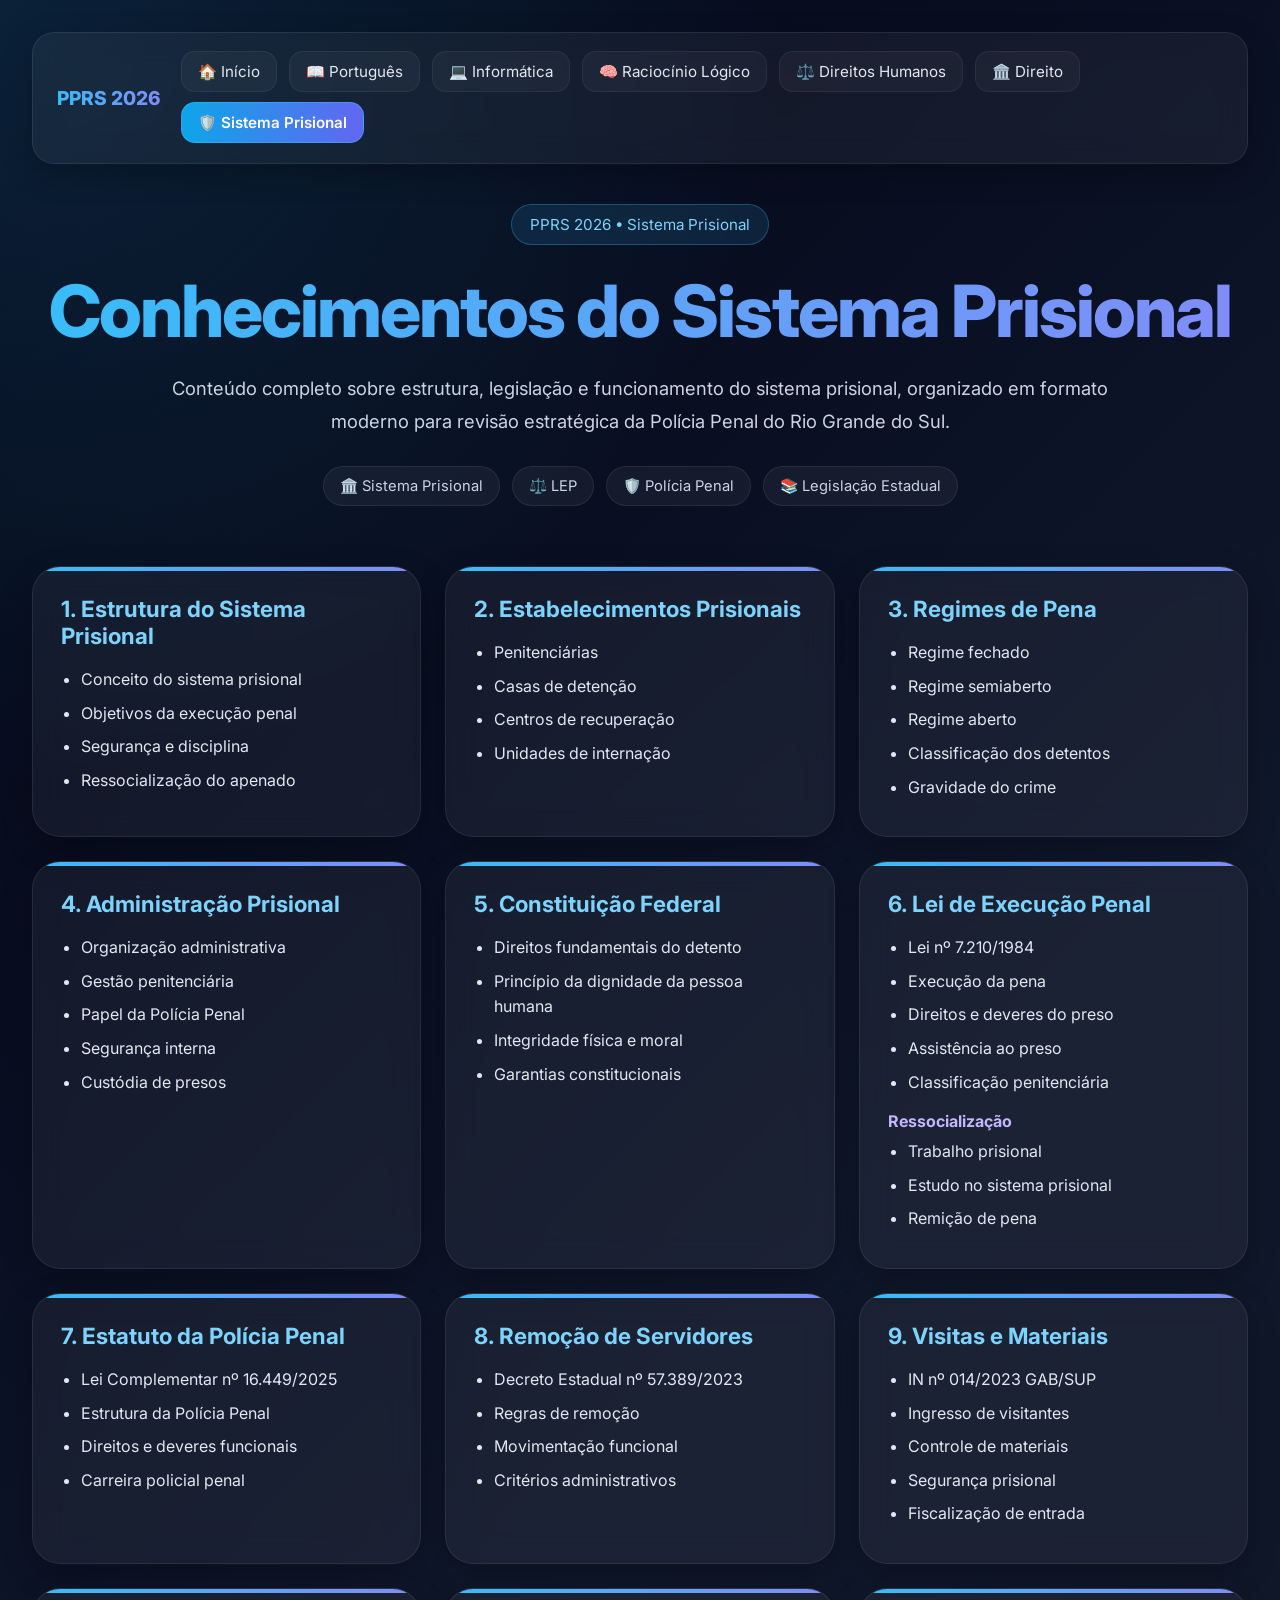
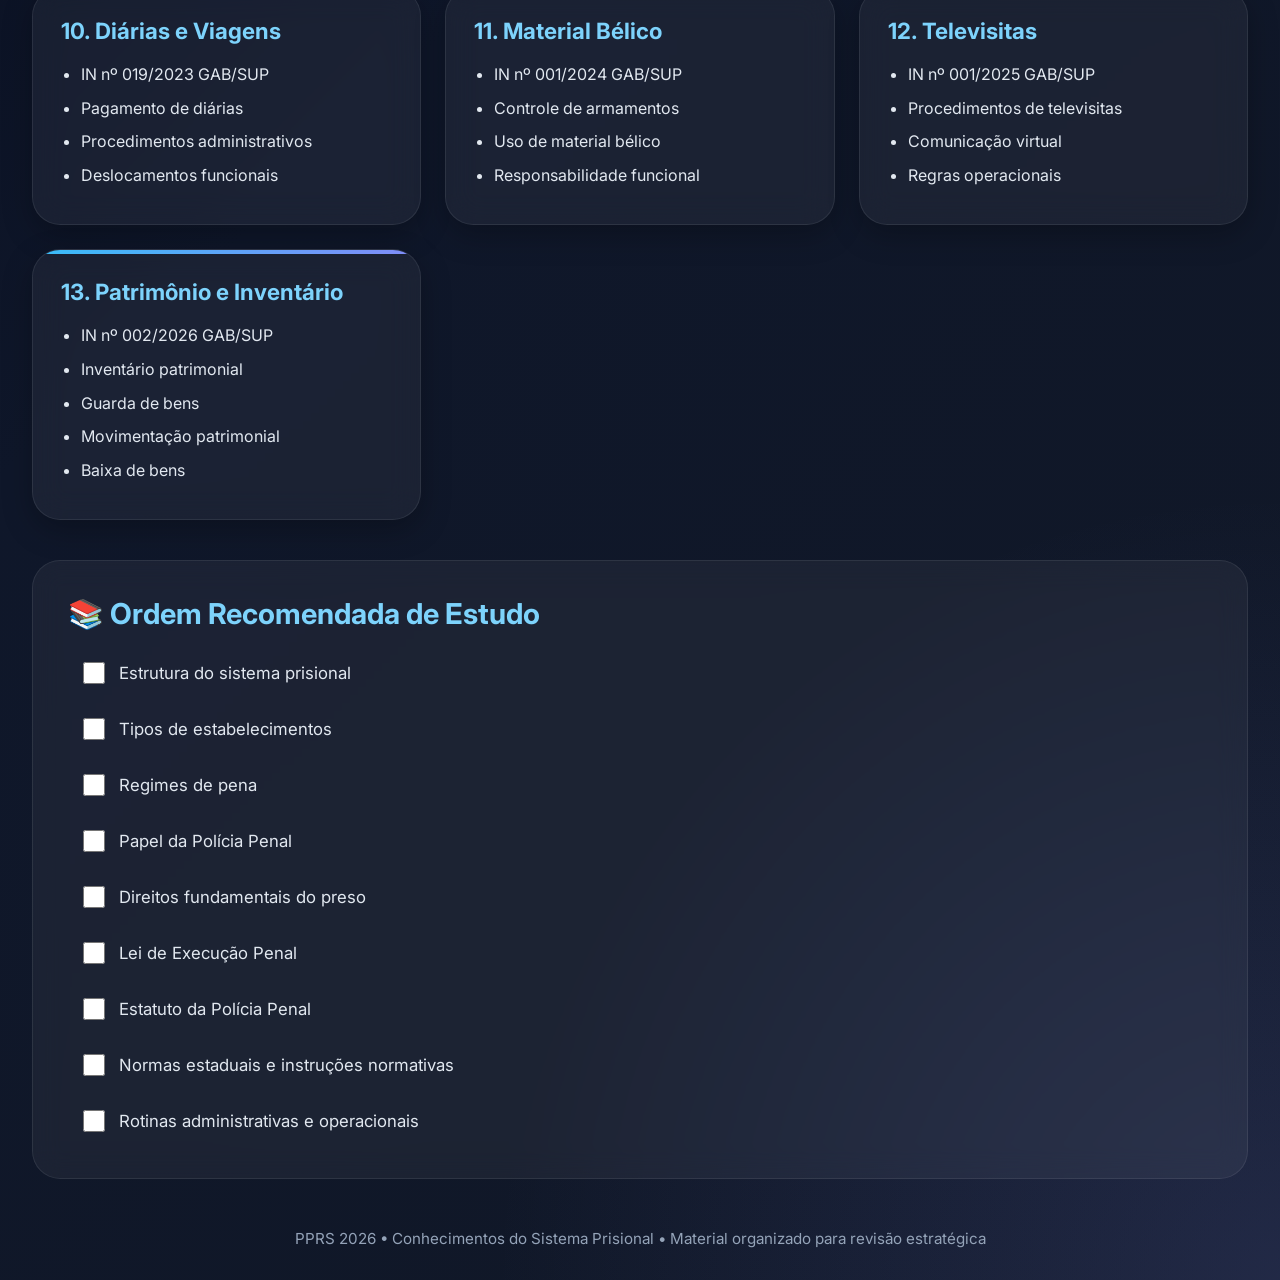
<file: conhecimento geral relativo ao sistema prisional.html>
<!DOCTYPE html>
<html lang="pt-BR">
<head>
  <meta charset="UTF-8" />
  <meta name="viewport" content="width=device-width, initial-scale=1.0" />
  <title>PPRS — Sistema Prisional</title>

  <link rel="preconnect" href="https://fonts.googleapis.com">
  <link rel="preconnect" href="https://fonts.gstatic.com" crossorigin>
  <link href="https://fonts.googleapis.com/css2?family=Inter:wght@300;400;500;600;700;800&display=swap" rel="stylesheet">
  <link rel="stylesheet" href="style.css" />

</head>
<body>
<div id="menu-container"></div>
<script src="menu.js"></script>
<script src="progresso.js"></script>



<div class="container">

  <section class="hero">
    <div class="badge">PPRS 2026 • Sistema Prisional</div>
    <h1>Conhecimentos do Sistema Prisional</h1>
    <p>
      Conteúdo completo sobre estrutura, legislação e funcionamento do sistema prisional,
      organizado em formato moderno para revisão estratégica da Polícia Penal do Rio Grande do Sul.
    </p>

    <div class="topbar">
      <div class="pill">🏛️ Sistema Prisional</div>
      <div class="pill">⚖️ LEP</div>
      <div class="pill">🛡️ Polícia Penal</div>
      <div class="pill">📚 Legislação Estadual</div>
    </div>
  </section>

  <div class="grid">

    <div class="card">
      <h2>1. Estrutura do Sistema Prisional</h2>

      <ul>
        <li>Conceito do sistema prisional</li>
        <li>Objetivos da execução penal</li>
        <li>Segurança e disciplina</li>
        <li>Ressocialização do apenado</li>
      </ul>
    </div>

    <div class="card">
      <h2>2. Estabelecimentos Prisionais</h2>

      <ul>
        <li>Penitenciárias</li>
        <li>Casas de detenção</li>
        <li>Centros de recuperação</li>
        <li>Unidades de internação</li>
      </ul>
    </div>

    <div class="card">
      <h2>3. Regimes de Pena</h2>

      <ul>
        <li>Regime fechado</li>
        <li>Regime semiaberto</li>
        <li>Regime aberto</li>
        <li>Classificação dos detentos</li>
        <li>Gravidade do crime</li>
      </ul>
    </div>

    <div class="card">
      <h2>4. Administração Prisional</h2>

      <ul>
        <li>Organização administrativa</li>
        <li>Gestão penitenciária</li>
        <li>Papel da Polícia Penal</li>
        <li>Segurança interna</li>
        <li>Custódia de presos</li>
      </ul>
    </div>

    <div class="card">
      <h2>5. Constituição Federal</h2>

      <ul>
        <li>Direitos fundamentais do detento</li>
        <li>Princípio da dignidade da pessoa humana</li>
        <li>Integridade física e moral</li>
        <li>Garantias constitucionais</li>
      </ul>
    </div>

    <div class="card">
      <h2>6. Lei de Execução Penal</h2>

      <ul>
        <li>Lei nº 7.210/1984</li>
        <li>Execução da pena</li>
        <li>Direitos e deveres do preso</li>
        <li>Assistência ao preso</li>
        <li>Classificação penitenciária</li>
      </ul>

      <h3>Ressocialização</h3>
      <ul>
        <li>Trabalho prisional</li>
        <li>Estudo no sistema prisional</li>
        <li>Remição de pena</li>
      </ul>
    </div>

    <div class="card">
      <h2>7. Estatuto da Polícia Penal</h2>

      <ul>
        <li>Lei Complementar nº 16.449/2025</li>
        <li>Estrutura da Polícia Penal</li>
        <li>Direitos e deveres funcionais</li>
        <li>Carreira policial penal</li>
      </ul>
    </div>

    <div class="card">
      <h2>8. Remoção de Servidores</h2>

      <ul>
        <li>Decreto Estadual nº 57.389/2023</li>
        <li>Regras de remoção</li>
        <li>Movimentação funcional</li>
        <li>Critérios administrativos</li>
      </ul>
    </div>

    <div class="card">
      <h2>9. Visitas e Materiais</h2>

      <ul>
        <li>IN nº 014/2023 GAB/SUP</li>
        <li>Ingresso de visitantes</li>
        <li>Controle de materiais</li>
        <li>Segurança prisional</li>
        <li>Fiscalização de entrada</li>
      </ul>
    </div>

    <div class="card">
      <h2>10. Diárias e Viagens</h2>

      <ul>
        <li>IN nº 019/2023 GAB/SUP</li>
        <li>Pagamento de diárias</li>
        <li>Procedimentos administrativos</li>
        <li>Deslocamentos funcionais</li>
      </ul>
    </div>

    <div class="card">
      <h2>11. Material Bélico</h2>

      <ul>
        <li>IN nº 001/2024 GAB/SUP</li>
        <li>Controle de armamentos</li>
        <li>Uso de material bélico</li>
        <li>Responsabilidade funcional</li>
      </ul>
    </div>

    <div class="card">
      <h2>12. Televisitas</h2>

      <ul>
        <li>IN nº 001/2025 GAB/SUP</li>
        <li>Procedimentos de televisitas</li>
        <li>Comunicação virtual</li>
        <li>Regras operacionais</li>
      </ul>
    </div>

    <div class="card">
      <h2>13. Patrimônio e Inventário</h2>

      <ul>
        <li>IN nº 002/2026 GAB/SUP</li>
        <li>Inventário patrimonial</li>
        <li>Guarda de bens</li>
        <li>Movimentação patrimonial</li>
        <li>Baixa de bens</li>
      </ul>
    </div>

  </div>

  <section class="study">
    <h2>📚 Ordem Recomendada de Estudo</h2>

    <div class="checklist">
      <label class="check-item"><input type="checkbox"> Estrutura do sistema prisional</label>
      <label class="check-item"><input type="checkbox"> Tipos de estabelecimentos</label>
      <label class="check-item"><input type="checkbox"> Regimes de pena</label>
      <label class="check-item"><input type="checkbox"> Papel da Polícia Penal</label>
      <label class="check-item"><input type="checkbox"> Direitos fundamentais do preso</label>
      <label class="check-item"><input type="checkbox"> Lei de Execução Penal</label>
      <label class="check-item"><input type="checkbox"> Estatuto da Polícia Penal</label>
      <label class="check-item"><input type="checkbox"> Normas estaduais e instruções normativas</label>
      <label class="check-item"><input type="checkbox"> Rotinas administrativas e operacionais</label>
    </div>
  </section>

  <div class="footer">
    PPRS 2026 • Conhecimentos do Sistema Prisional • Material organizado para revisão estratégica
  </div>

</div>

</body>
</html>
</file>
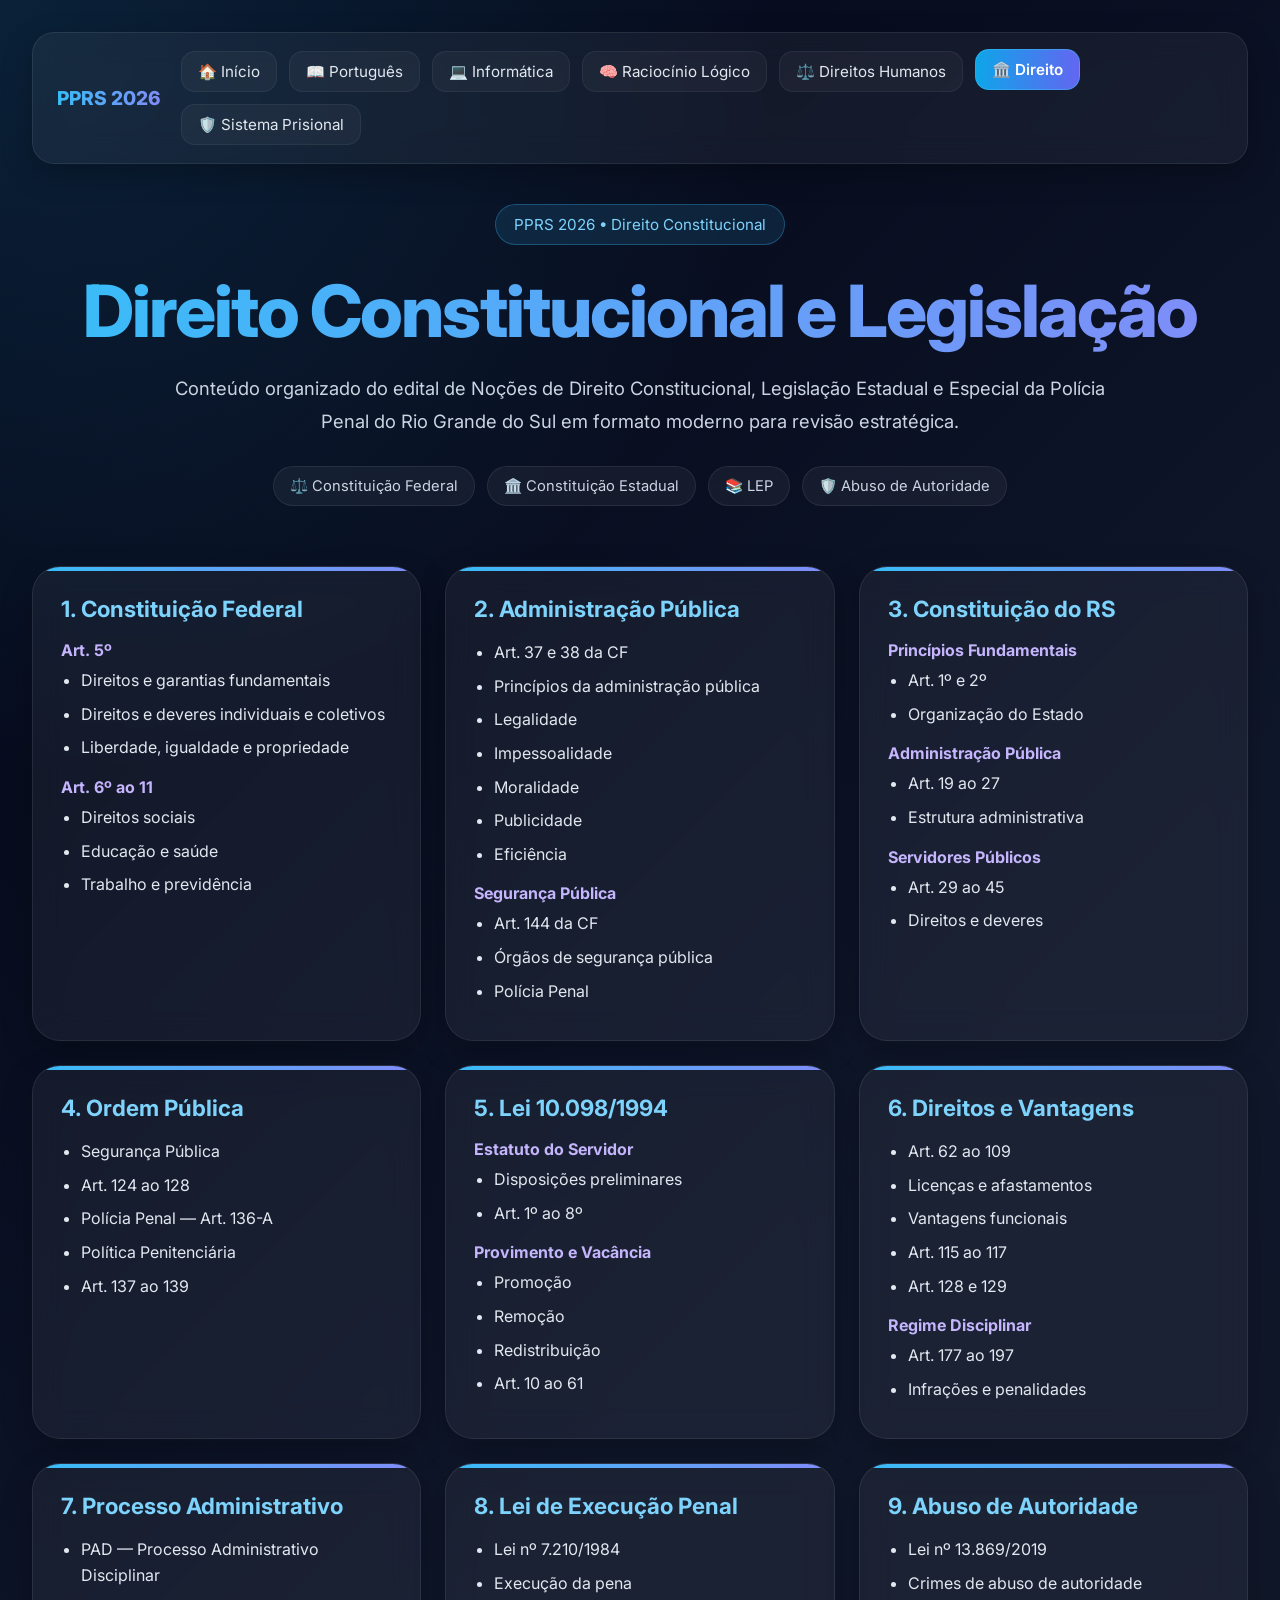
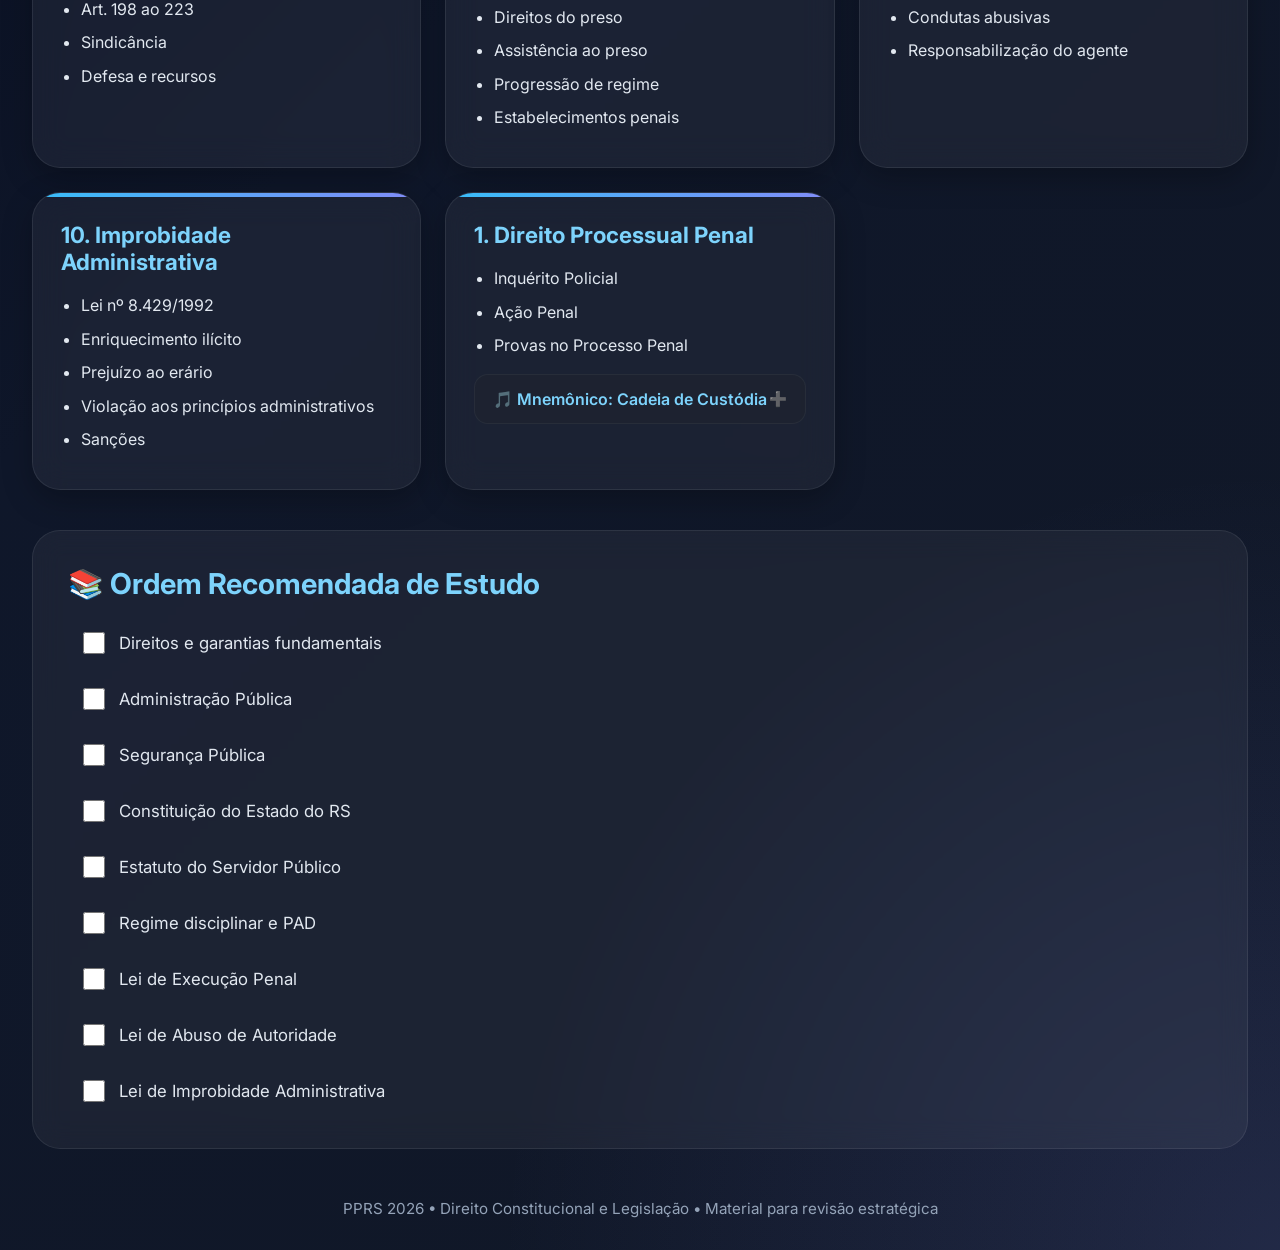
<file: direito constitucional e legislacao.html>
<!DOCTYPE html>
<html lang="pt-BR">
<head>
  <meta charset="UTF-8" />
  <meta name="viewport" content="width=device-width, initial-scale=1.0" />
  <title>PPRS — Direito Constitucional e Legislação</title>

  <link rel="preconnect" href="https://fonts.googleapis.com">
  <link rel="preconnect" href="https://fonts.gstatic.com" crossorigin>
  <link href="https://fonts.googleapis.com/css2?family=Inter:wght@300;400;500;600;700;800&display=swap" rel="stylesheet">
  <link rel="stylesheet" href="style.css" />
  

</head>
<body>

<div id="menu-container"></div>
<script src="menu.js"></script>
<script src="progresso.js"></script>

<div class="container">
  <section class="hero">
    <div class="badge">PPRS 2026 • Direito Constitucional</div>
    <h1>Direito Constitucional e Legislação</h1>
    <p>
      Conteúdo organizado do edital de Noções de Direito Constitucional, Legislação Estadual e Especial
      da Polícia Penal do Rio Grande do Sul em formato moderno para revisão estratégica.
    </p>

    <div class="topbar">
      <div class="pill">⚖️ Constituição Federal</div>
      <div class="pill">🏛️ Constituição Estadual</div>
      <div class="pill">📚 LEP</div>
      <div class="pill">🛡️ Abuso de Autoridade</div>
    </div>
  </section>

  <div class="grid">

    <div class="card">
      <h2>1. Constituição Federal</h2>

      <h3>Art. 5º</h3>
      <ul>
        <li>Direitos e garantias fundamentais</li>
        <li>Direitos e deveres individuais e coletivos</li>
        <li>Liberdade, igualdade e propriedade</li>
      </ul>

      <h3>Art. 6º ao 11</h3>
      <ul>
        <li>Direitos sociais</li>
        <li>Educação e saúde</li>
        <li>Trabalho e previdência</li>
      </ul>
    </div>

    <div class="card">
      <h2>2. Administração Pública</h2>

      <ul>
        <li>Art. 37 e 38 da CF</li>
        <li>Princípios da administração pública</li>
        <li>Legalidade</li>
        <li>Impessoalidade</li>
        <li>Moralidade</li>
        <li>Publicidade</li>
        <li>Eficiência</li>
      </ul>

      <h3>Segurança Pública</h3>
      <ul>
        <li>Art. 144 da CF</li>
        <li>Órgãos de segurança pública</li>
        <li>Polícia Penal</li>
      </ul>
    </div>

    <div class="card">
      <h2>3. Constituição do RS</h2>

      <h3>Princípios Fundamentais</h3>
      <ul>
        <li>Art. 1º e 2º</li>
        <li>Organização do Estado</li>
      </ul>

      <h3>Administração Pública</h3>
      <ul>
        <li>Art. 19 ao 27</li>
        <li>Estrutura administrativa</li>
      </ul>

      <h3>Servidores Públicos</h3>
      <ul>
        <li>Art. 29 ao 45</li>
        <li>Direitos e deveres</li>
      </ul>
    </div>

    <div class="card">
      <h2>4. Ordem Pública</h2>

      <ul>
        <li>Segurança Pública</li>
        <li>Art. 124 ao 128</li>
        <li>Polícia Penal — Art. 136-A</li>
        <li>Política Penitenciária</li>
        <li>Art. 137 ao 139</li>
      </ul>
    </div>

    <div class="card">
      <h2>5. Lei 10.098/1994</h2>

      <h3>Estatuto do Servidor</h3>
      <ul>
        <li>Disposições preliminares</li>
        <li>Art. 1º ao 8º</li>
      </ul>

      <h3>Provimento e Vacância</h3>
      <ul>
        <li>Promoção</li>
        <li>Remoção</li>
        <li>Redistribuição</li>
        <li>Art. 10 ao 61</li>
      </ul>
    </div>

    <div class="card">
      <h2>6. Direitos e Vantagens</h2>

      <ul>
        <li>Art. 62 ao 109</li>
        <li>Licenças e afastamentos</li>
        <li>Vantagens funcionais</li>
        <li>Art. 115 ao 117</li>
        <li>Art. 128 e 129</li>
      </ul>

      <h3>Regime Disciplinar</h3>
      <ul>
        <li>Art. 177 ao 197</li>
        <li>Infrações e penalidades</li>
      </ul>
    </div>

    <div class="card">
      <h2>7. Processo Administrativo</h2>

      <ul>
        <li>PAD — Processo Administrativo Disciplinar</li>
        <li>Art. 198 ao 223</li>
        <li>Sindicância</li>
        <li>Defesa e recursos</li>
      </ul>
    </div>

    <div class="card">
      <h2>8. Lei de Execução Penal</h2>

      <ul>
        <li>Lei nº 7.210/1984</li>
        <li>Execução da pena</li>
        <li>Direitos do preso</li>
        <li>Assistência ao preso</li>
        <li>Progressão de regime</li>
        <li>Estabelecimentos penais</li>
      </ul>
    </div>

    <div class="card">
      <h2>9. Abuso de Autoridade</h2>

      <ul>
        <li>Lei nº 13.869/2019</li>
        <li>Crimes de abuso de autoridade</li>
        <li>Condutas abusivas</li>
        <li>Responsabilização do agente</li>
      </ul>
    </div>

    <div class="card">
      <h2>10. Improbidade Administrativa</h2>

      <ul>
        <li>Lei nº 8.429/1992</li>
        <li>Enriquecimento ilícito</li>
        <li>Prejuízo ao erário</li>
        <li>Violação aos princípios administrativos</li>
        <li>Sanções</li>
      </ul>
    </div>




<div class="card">
  <h2>1. Direito Processual Penal</h2>

  <ul>
    <li>Inquérito Policial</li>
    <li>Ação Penal</li>
    <li>Provas no Processo Penal</li>
  </ul>

  <details>
    <summary>🎵 Mnemônico: Cadeia de Custódia</summary>
    <div class="detalhes-conteudo">
      <strong>Ritmo de Pagode:</strong><br>
      "Reconhecimento, Isolamento, Fixação...<br>
      Coleta, Acondicionamento e Transporte na mão..."<br><br>
      
      <a href="link-do-seu-anki-aqui">Abrir Flashcards no Anki ➔</a>
    </div>
  </details>
  </div>






  </div>

  <section class="study">
    <h2>📚 Ordem Recomendada de Estudo</h2>

    <div class="checklist">
      <label class="check-item"><input type="checkbox"> Direitos e garantias fundamentais</label>
      <label class="check-item"><input type="checkbox"> Administração Pública</label>
      <label class="check-item"><input type="checkbox"> Segurança Pública</label>
      <label class="check-item"><input type="checkbox"> Constituição do Estado do RS</label>
      <label class="check-item"><input type="checkbox"> Estatuto do Servidor Público</label>
      <label class="check-item"><input type="checkbox"> Regime disciplinar e PAD</label>
      <label class="check-item"><input type="checkbox"> Lei de Execução Penal</label>
      <label class="check-item"><input type="checkbox"> Lei de Abuso de Autoridade</label>
      <label class="check-item"><input type="checkbox"> Lei de Improbidade Administrativa</label>
    </div>
  </section>

  <div class="footer">
    PPRS 2026 • Direito Constitucional e Legislação • Material para revisão estratégica
  </div>

</div>

</body>
</html>
</file>
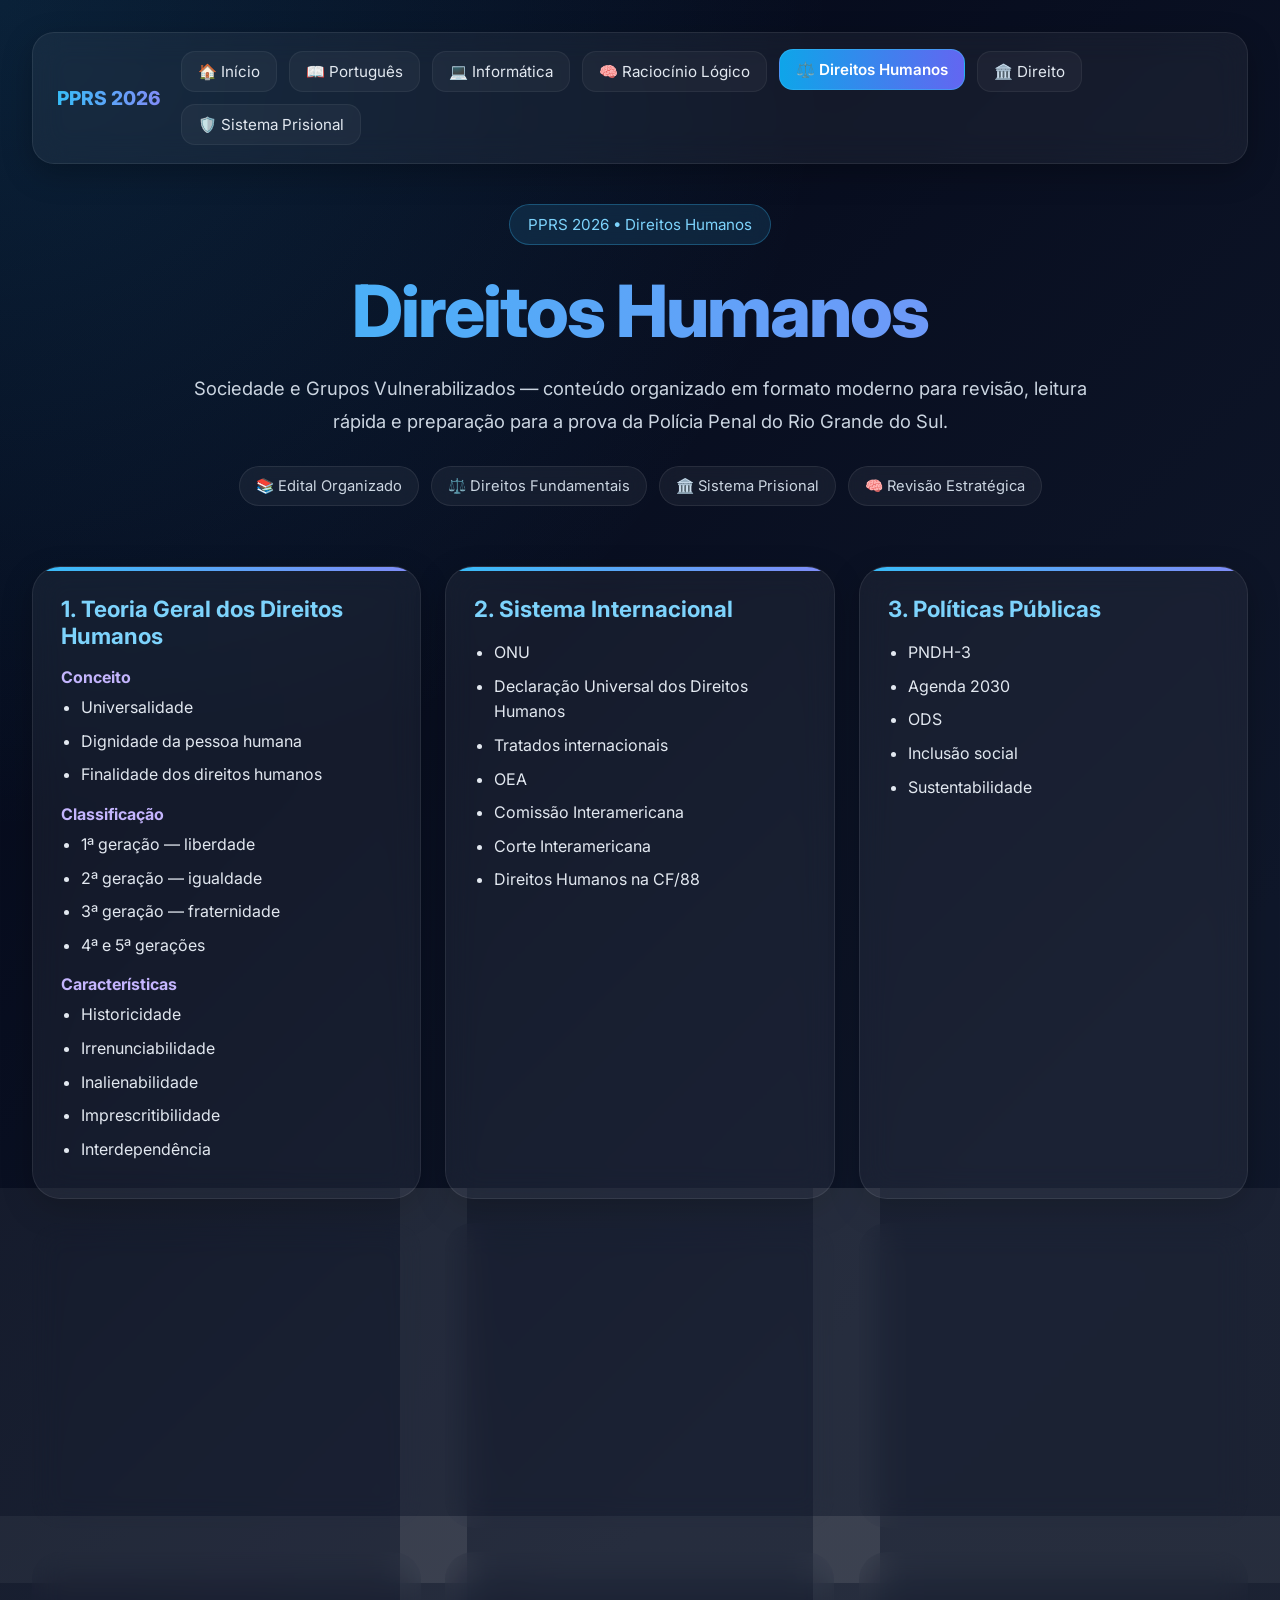
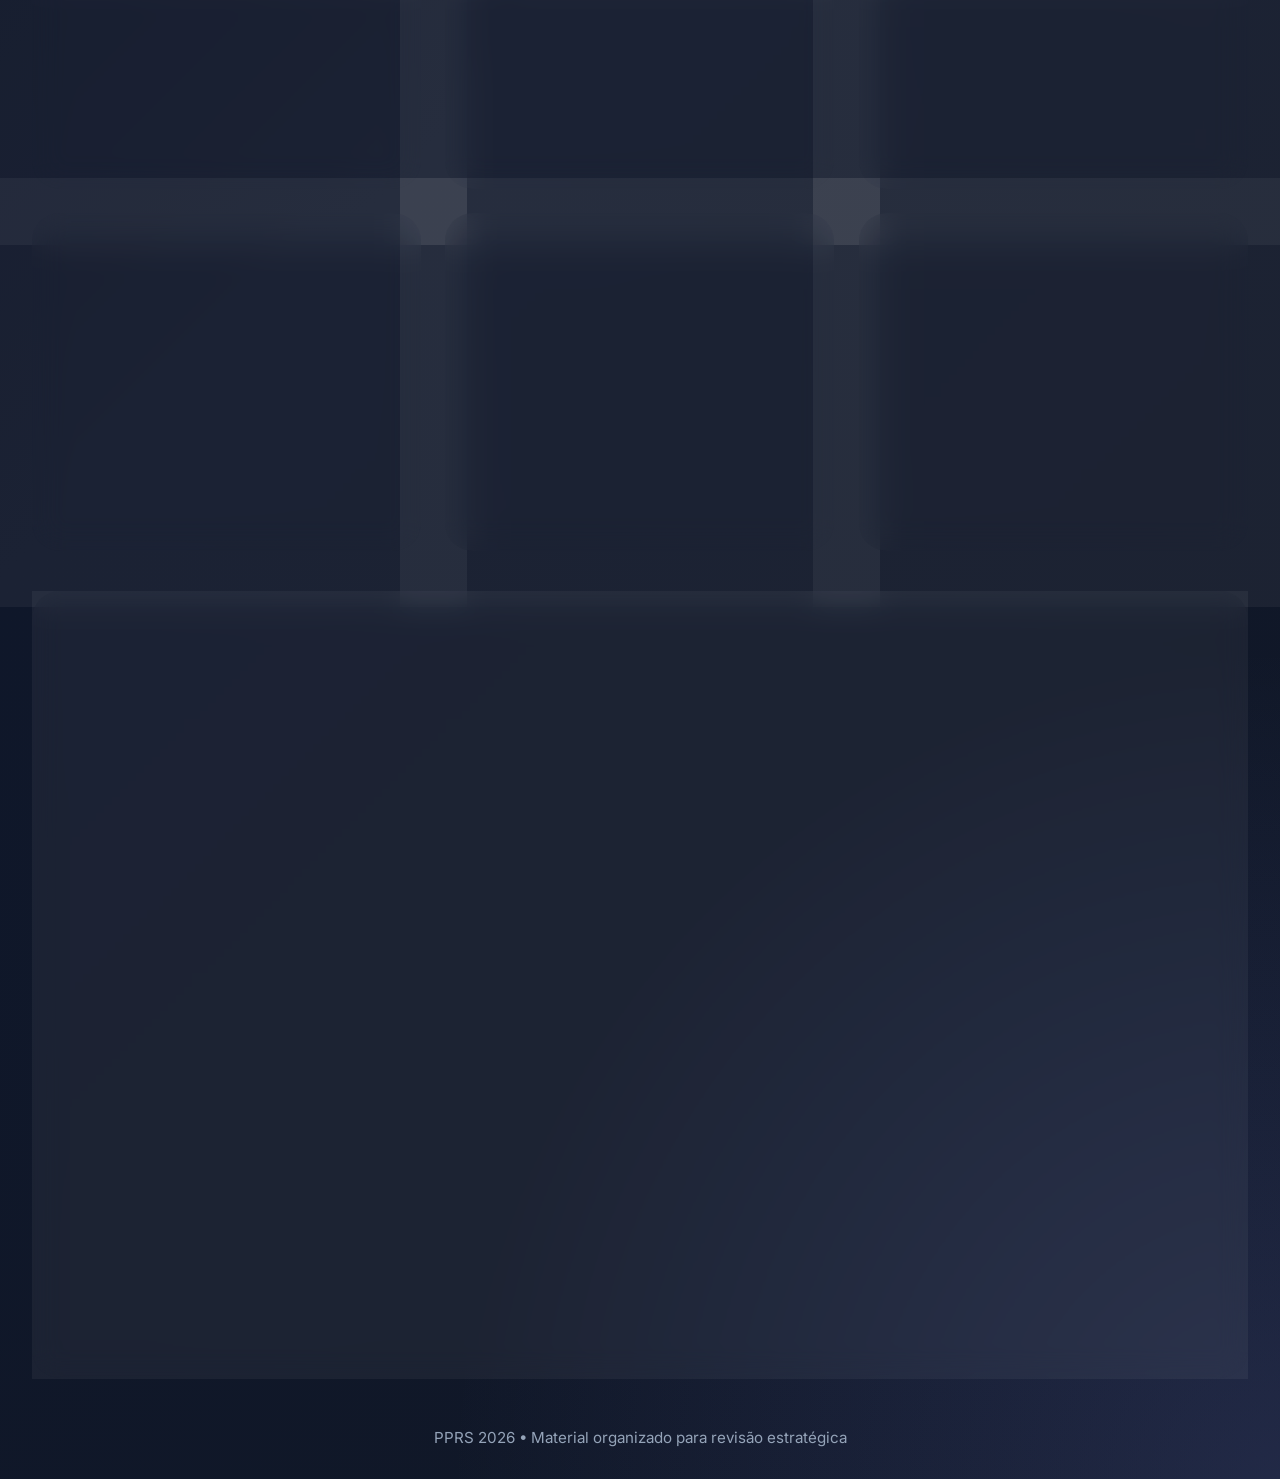
<file: direitos humanos.html>
<!DOCTYPE html>
<html lang="pt-BR">
<head>
  <meta charset="UTF-8" />
  <meta name="viewport" content="width=device-width, initial-scale=1.0" />
  <title>PPRS — Direitos Humanos</title>
  <link rel="preconnect" href="https://fonts.googleapis.com">
  <link rel="preconnect" href="https://fonts.gstatic.com" crossorigin>
  <link href="https://fonts.googleapis.com/css2?family=Inter:wght@300;400;500;600;700;800&display=swap" rel="stylesheet">
  <link rel="stylesheet" href="style.css" />

</head>
<body>

<div id="menu-container"></div>
<script src="menu.js"></script>
<script src="progresso.js"></script>


<div class="container">

  <section class="hero">
    <div class="badge">PPRS 2026 • Direitos Humanos</div>
    <h1>Direitos Humanos</h1>
    <p>
      Sociedade e Grupos Vulnerabilizados — conteúdo organizado em formato moderno para revisão,
      leitura rápida e preparação para a prova da Polícia Penal do Rio Grande do Sul.
    </p>

    <div class="topbar">
      <div class="pill">📚 Edital Organizado</div>
      <div class="pill">⚖️ Direitos Fundamentais</div>
      <div class="pill">🏛️ Sistema Prisional</div>
      <div class="pill">🧠 Revisão Estratégica</div>
    </div>
  </section>

  <div class="grid">

    <div class="card">
      <h2>1. Teoria Geral dos Direitos Humanos</h2>

      <h3>Conceito</h3>
      <ul>
        <li>Universalidade</li>
        <li>Dignidade da pessoa humana</li>
        <li>Finalidade dos direitos humanos</li>
      </ul>

      <h3>Classificação</h3>
      <ul>
        <li>1ª geração — liberdade</li>
        <li>2ª geração — igualdade</li>
        <li>3ª geração — fraternidade</li>
        <li>4ª e 5ª gerações</li>
      </ul>

      <h3>Características</h3>
      <ul>
        <li>Historicidade</li>
        <li>Irrenunciabilidade</li>
        <li>Inalienabilidade</li>
        <li>Imprescritibilidade</li>
        <li>Interdependência</li>
      </ul>
    </div>

    <div class="card">
      <h2>2. Sistema Internacional</h2>
      <ul>
        <li>ONU</li>
        <li>Declaração Universal dos Direitos Humanos</li>
        <li>Tratados internacionais</li>
        <li>OEA</li>
        <li>Comissão Interamericana</li>
        <li>Corte Interamericana</li>
        <li>Direitos Humanos na CF/88</li>
      </ul>
    </div>

    <div class="card">
      <h2>3. Políticas Públicas</h2>
      <ul>
        <li>PNDH-3</li>
        <li>Agenda 2030</li>
        <li>ODS</li>
        <li>Inclusão social</li>
        <li>Sustentabilidade</li>
      </ul>
    </div>

    <div class="card">
      <h2>4. Sistema Prisional</h2>
      <ul>
        <li>Regras de Mandela</li>
        <li>Convenção Contra a Tortura</li>
        <li>Lei nº 12.847/2013</li>
        <li>Lei nº 9.455/1997</li>
        <li>Execução penal</li>
        <li>Reintegração social</li>
      </ul>
    </div>

    <div class="card">
      <h2>5. Mulheres</h2>
      <ul>
        <li>Lei Maria da Penha</li>
        <li>Violência doméstica</li>
        <li>Violência psicológica</li>
        <li>Violência patrimonial</li>
        <li>Regras de Bangkok</li>
      </ul>
    </div>

    <div class="card">
      <h2>6. População Negra</h2>
      <ul>
        <li>Racismo estrutural</li>
        <li>Racismo institucional</li>
        <li>Criminalização</li>
        <li>Ações afirmativas</li>
        <li>Estatuto da Igualdade Racial</li>
        <li>Lei nº 7.716/1989</li>
      </ul>
    </div>

    <div class="card">
      <h2>7. Pessoa Idosa</h2>
      <ul>
        <li>Estatuto da Pessoa Idosa</li>
        <li>Proteção integral</li>
        <li>Prioridade de atendimento</li>
      </ul>
    </div>

    <div class="card">
      <h2>8. Pessoa com Deficiência</h2>
      <ul>
        <li>Lei nº 13.146/2015</li>
        <li>Acessibilidade</li>
        <li>Inclusão social</li>
        <li>Capacitismo</li>
      </ul>
    </div>

    <div class="card">
      <h2>9. População LGBTQIAPN+</h2>
      <ul>
        <li>Princípios de Yogyakarta</li>
        <li>Nome social</li>
        <li>Identidade de gênero</li>
        <li>Violência e discriminação</li>
      </ul>
    </div>

    <div class="card">
      <h2>10. Situação de Rua</h2>
      <ul>
        <li>Decreto nº 7.053/2009</li>
        <li>Políticas públicas</li>
        <li>Proteção social</li>
      </ul>
    </div>

    <div class="card">
      <h2>11. Saúde Mental</h2>
      <ul>
        <li>Lei nº 10.216/2001</li>
        <li>Política antimanicomial</li>
        <li>Resolução nº 487/2023</li>
      </ul>
    </div>

    <div class="card">
      <h2>12. Conceitos Fundamentais</h2>
      <ul>
        <li>Discriminação</li>
        <li>Sexismo</li>
        <li>Etarismo</li>
        <li>Intolerância religiosa</li>
        <li>Aporofobia</li>
        <li>Psicofobia</li>
        <li>Capacitismo</li>
      </ul>
    </div>

  </div>

  <section class="study">
    <h2>📚 Ordem Recomendada de Estudo</h2>

   <div class="checklist">
      <label class="check-item"><input type="checkbox"> Teoria Geral dos Direitos Humanos</label>
      <label class="check-item"><input type="checkbox"> Constituição Federal + Sistema Internacional</label>
      <label class="check-item"><input type="checkbox"> Tortura + Regras de Mandela</label>
      <label class="check-item"><input type="checkbox"> Sistema prisional brasileiro</label>
      <label class="check-item"><input type="checkbox"> Lei Maria da Penha</label>
      <label class="check-item"><input type="checkbox"> Igualdade racial + racismo</label>
      <label class="check-item"><input type="checkbox"> Estatuto da Pessoa Idosa</label>
      <label class="check-item"><input type="checkbox"> Estatuto da Pessoa com Deficiência</label>
      <label class="check-item"><input type="checkbox"> População LGBTQIAPN+</label>
      <label class="check-item"><input type="checkbox"> Pessoa em situação de rua</label>
      <label class="check-item"><input type="checkbox"> Saúde mental</label>
      <label class="check-item"><input type="checkbox"> Conceitos fundamentais</label>
    </div>
  </section>

  <div class="footer">
    PPRS 2026 • Material organizado para revisão estratégica
  </div>

</div>

</body>
</html>
</file>
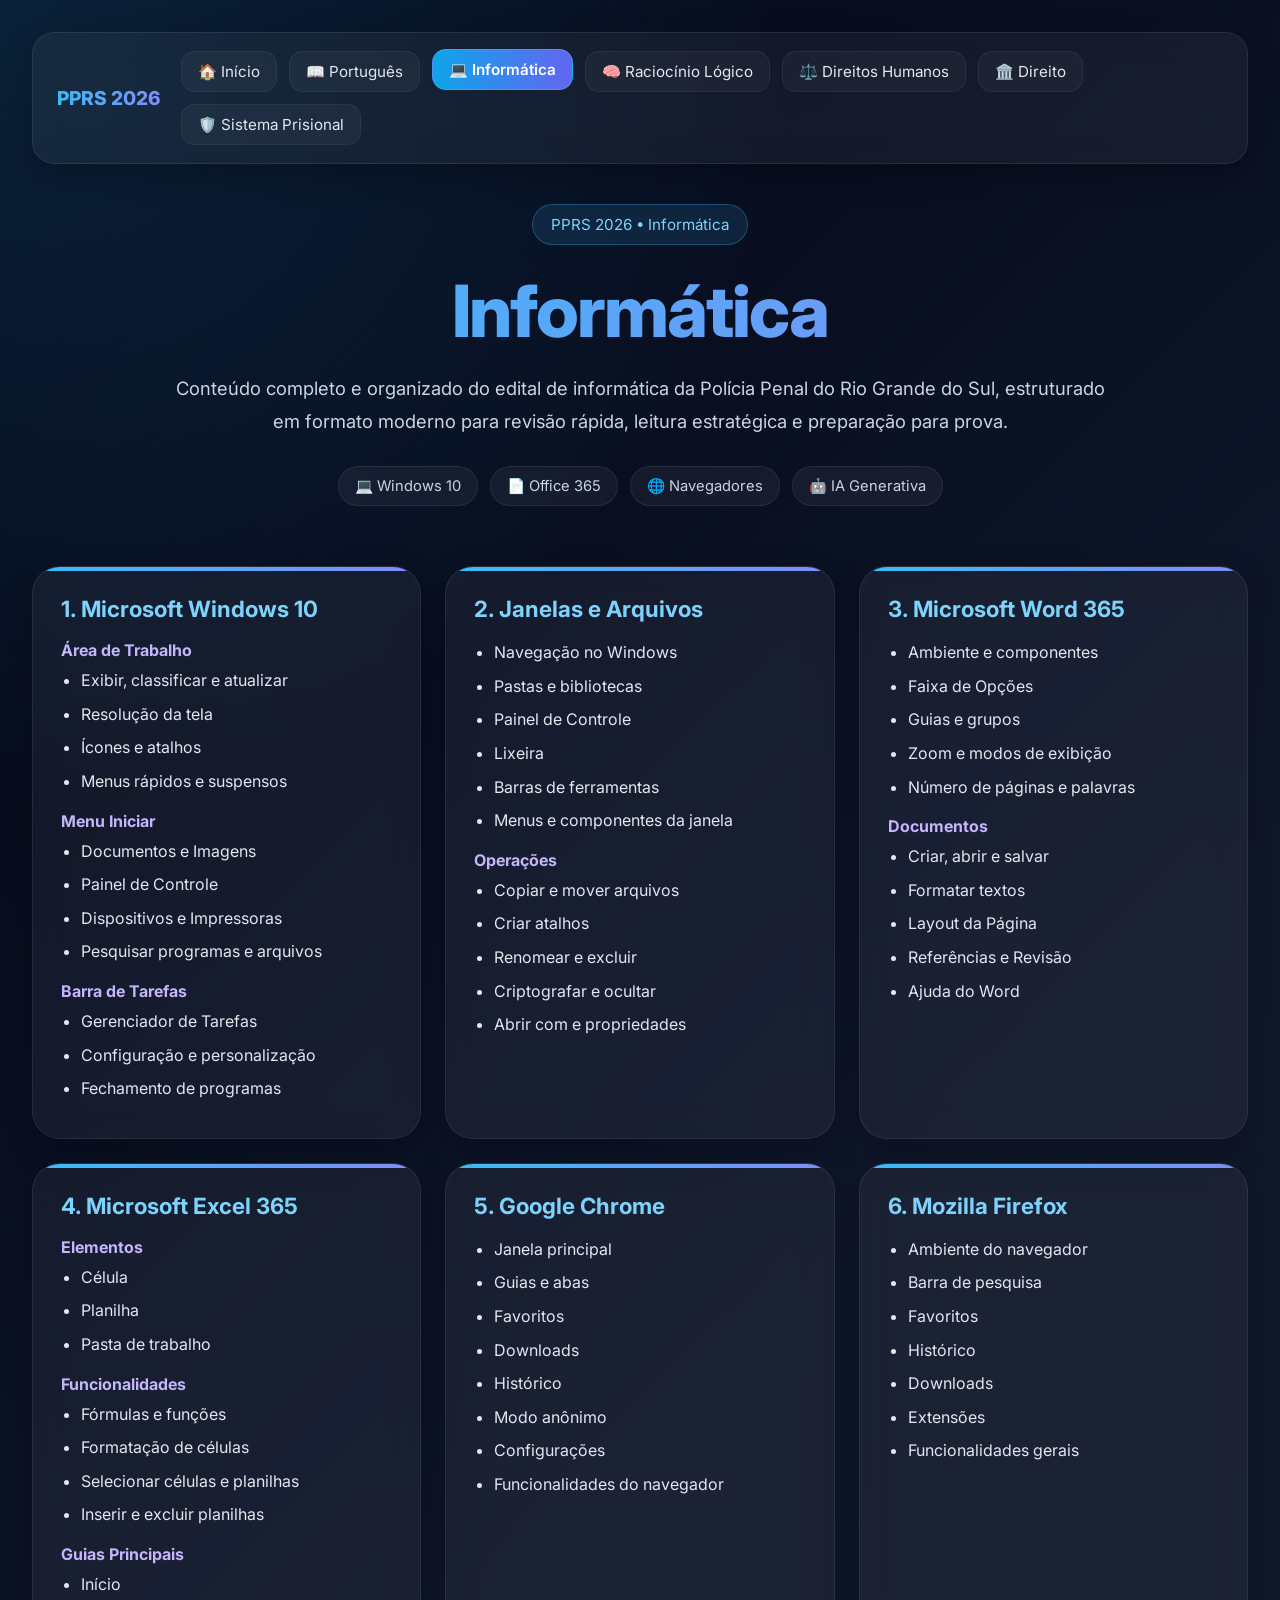
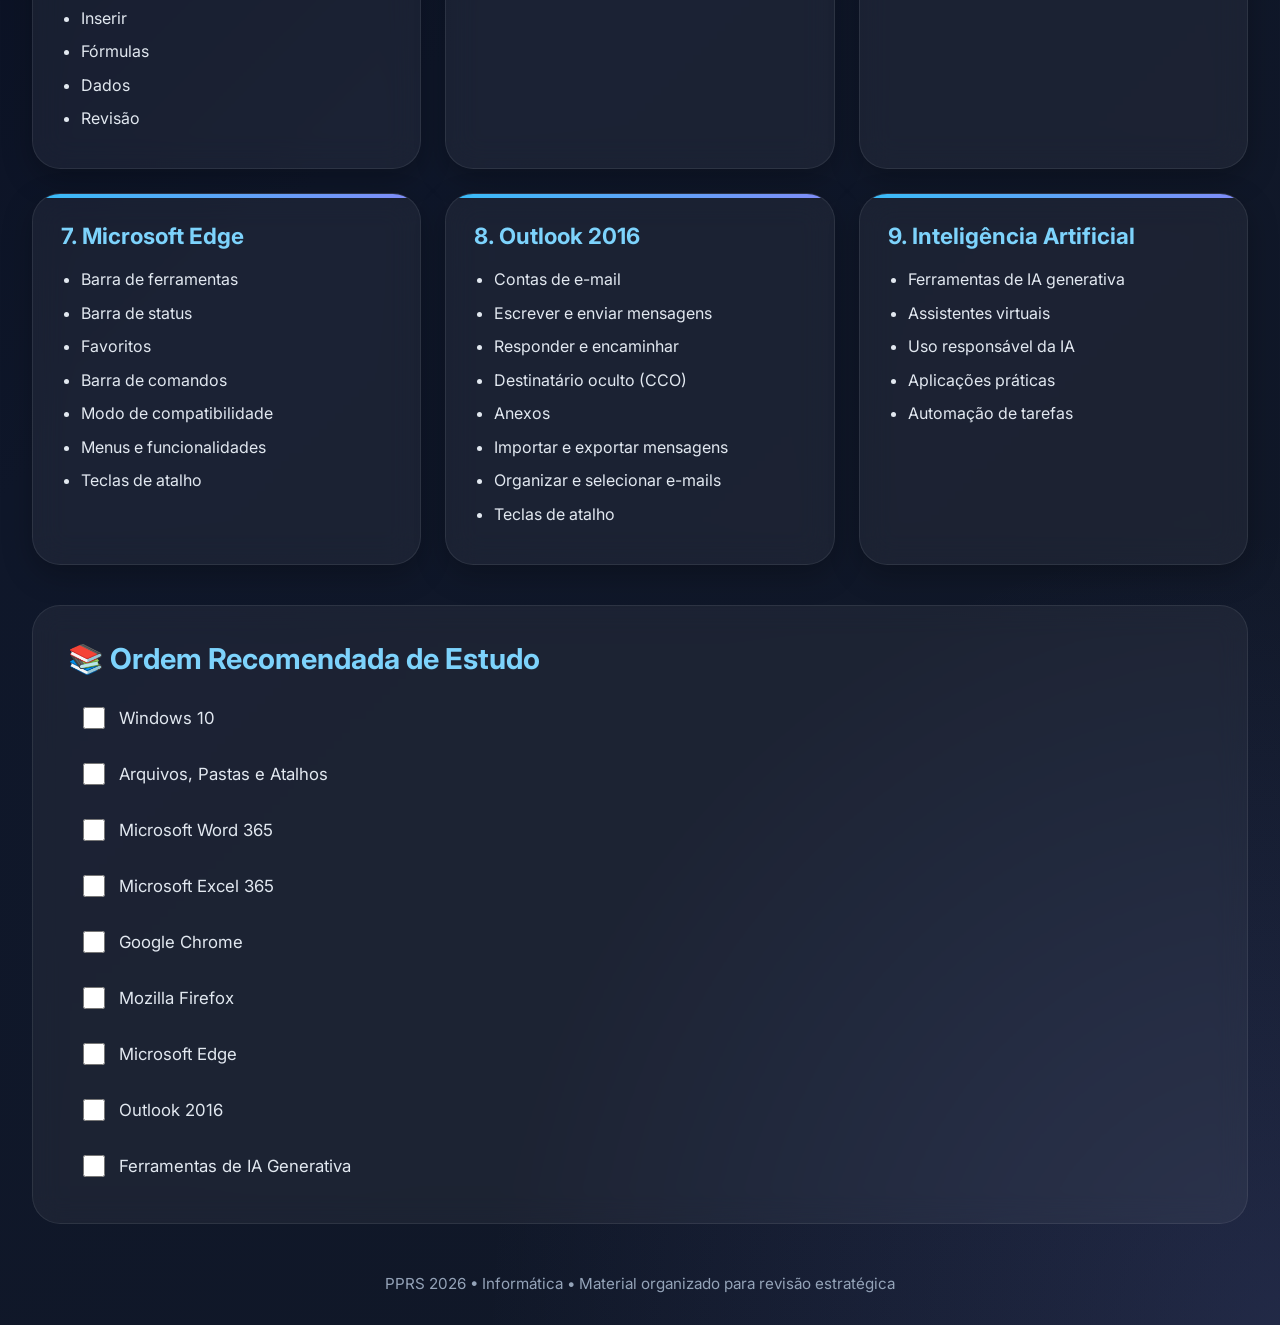
<file: informatica.html>
<!DOCTYPE html>
<html lang="pt-BR">
<head>
  <meta charset="UTF-8" />
  <meta name="viewport" content="width=device-width, initial-scale=1.0" />
  <title>PPRS — Informática</title>

  <link rel="preconnect" href="https://fonts.googleapis.com">
  <link rel="preconnect" href="https://fonts.gstatic.com" crossorigin>
  <link href="https://fonts.googleapis.com/css2?family=Inter:wght@300;400;500;600;700;800&display=swap" rel="stylesheet">
  <link rel="stylesheet" href="style.css" />
  
</head>
<body>

<div id="menu-container"></div>
<script src="menu.js"></script>
<script src="progresso.js"></script>



<div class="container">

  <section class="hero">
    <div class="badge">PPRS 2026 • Informática</div>
    <h1>Informática</h1>
    <p>
      Conteúdo completo e organizado do edital de informática da Polícia Penal do Rio Grande do Sul,
      estruturado em formato moderno para revisão rápida, leitura estratégica e preparação para prova.
    </p>

    <div class="topbar">
      <div class="pill">💻 Windows 10</div>
      <div class="pill">📄 Office 365</div>
      <div class="pill">🌐 Navegadores</div>
      <div class="pill">🤖 IA Generativa</div>
    </div>
  </section>

  <div class="grid">

    <div class="card">
      <h2>1. Microsoft Windows 10</h2>

      <h3>Área de Trabalho</h3>
      <ul>
        <li>Exibir, classificar e atualizar</li>
        <li>Resolução da tela</li>
        <li>Ícones e atalhos</li>
        <li>Menus rápidos e suspensos</li>
      </ul>

      <h3>Menu Iniciar</h3>
      <ul>
        <li>Documentos e Imagens</li>
        <li>Painel de Controle</li>
        <li>Dispositivos e Impressoras</li>
        <li>Pesquisar programas e arquivos</li>
      </ul>

      <h3>Barra de Tarefas</h3>
      <ul>
        <li>Gerenciador de Tarefas</li>
        <li>Configuração e personalização</li>
        <li>Fechamento de programas</li>
      </ul>
    </div>

    <div class="card">
      <h2>2. Janelas e Arquivos</h2>

      <ul>
        <li>Navegação no Windows</li>
        <li>Pastas e bibliotecas</li>
        <li>Painel de Controle</li>
        <li>Lixeira</li>
        <li>Barras de ferramentas</li>
        <li>Menus e componentes da janela</li>
      </ul>

      <h3>Operações</h3>
      <ul>
        <li>Copiar e mover arquivos</li>
        <li>Criar atalhos</li>
        <li>Renomear e excluir</li>
        <li>Criptografar e ocultar</li>
        <li>Abrir com e propriedades</li>
      </ul>
    </div>

    <div class="card">
      <h2>3. Microsoft Word 365</h2>

      <ul>
        <li>Ambiente e componentes</li>
        <li>Faixa de Opções</li>
        <li>Guias e grupos</li>
        <li>Zoom e modos de exibição</li>
        <li>Número de páginas e palavras</li>
      </ul>

      <h3>Documentos</h3>
      <ul>
        <li>Criar, abrir e salvar</li>
        <li>Formatar textos</li>
        <li>Layout da Página</li>
        <li>Referências e Revisão</li>
        <li>Ajuda do Word</li>
      </ul>
    </div>

    <div class="card">
      <h2>4. Microsoft Excel 365</h2>

      <h3>Elementos</h3>
      <ul>
        <li>Célula</li>
        <li>Planilha</li>
        <li>Pasta de trabalho</li>
      </ul>

      <h3>Funcionalidades</h3>
      <ul>
        <li>Fórmulas e funções</li>
        <li>Formatação de células</li>
        <li>Selecionar células e planilhas</li>
        <li>Inserir e excluir planilhas</li>
      </ul>

      <h3>Guias Principais</h3>
      <ul>
        <li>Início</li>
        <li>Inserir</li>
        <li>Fórmulas</li>
        <li>Dados</li>
        <li>Revisão</li>
      </ul>
    </div>

    <div class="card">
      <h2>5. Google Chrome</h2>

      <ul>
        <li>Janela principal</li>
        <li>Guias e abas</li>
        <li>Favoritos</li>
        <li>Downloads</li>
        <li>Histórico</li>
        <li>Modo anônimo</li>
        <li>Configurações</li>
        <li>Funcionalidades do navegador</li>
      </ul>
    </div>

    <div class="card">
      <h2>6. Mozilla Firefox</h2>

      <ul>
        <li>Ambiente do navegador</li>
        <li>Barra de pesquisa</li>
        <li>Favoritos</li>
        <li>Histórico</li>
        <li>Downloads</li>
        <li>Extensões</li>
        <li>Funcionalidades gerais</li>
      </ul>
    </div>

    <div class="card">
      <h2>7. Microsoft Edge</h2>

      <ul>
        <li>Barra de ferramentas</li>
        <li>Barra de status</li>
        <li>Favoritos</li>
        <li>Barra de comandos</li>
        <li>Modo de compatibilidade</li>
        <li>Menus e funcionalidades</li>
        <li>Teclas de atalho</li>
      </ul>
    </div>

    <div class="card">
      <h2>8. Outlook 2016</h2>

      <ul>
        <li>Contas de e-mail</li>
        <li>Escrever e enviar mensagens</li>
        <li>Responder e encaminhar</li>
        <li>Destinatário oculto (CCO)</li>
        <li>Anexos</li>
        <li>Importar e exportar mensagens</li>
        <li>Organizar e selecionar e-mails</li>
        <li>Teclas de atalho</li>
      </ul>
    </div>

    <div class="card">
      <h2>9. Inteligência Artificial</h2>

      <ul>
        <li>Ferramentas de IA generativa</li>
        <li>Assistentes virtuais</li>
        <li>Uso responsável da IA</li>
        <li>Aplicações práticas</li>
        <li>Automação de tarefas</li>
      </ul>
    </div>

  </div>

  <section class="study">
    <h2>📚 Ordem Recomendada de Estudo</h2>

   <div class="checklist">
      <label class="check-item"><input type="checkbox"> Windows 10</label>
      <label class="check-item"><input type="checkbox"> Arquivos, Pastas e Atalhos</label>
      <label class="check-item"><input type="checkbox"> Microsoft Word 365</label>
      <label class="check-item"><input type="checkbox"> Microsoft Excel 365</label>
      <label class="check-item"><input type="checkbox"> Google Chrome</label>
      <label class="check-item"><input type="checkbox"> Mozilla Firefox</label>
      <label class="check-item"><input type="checkbox"> Microsoft Edge</label>
      <label class="check-item"><input type="checkbox"> Outlook 2016</label>
      <label class="check-item"><input type="checkbox"> Ferramentas de IA Generativa</label>
    </div>


  </section>

  <div class="footer">
    PPRS 2026 • Informática • Material organizado para revisão estratégica
  </div>

</div>

</body>
</html>
</file>
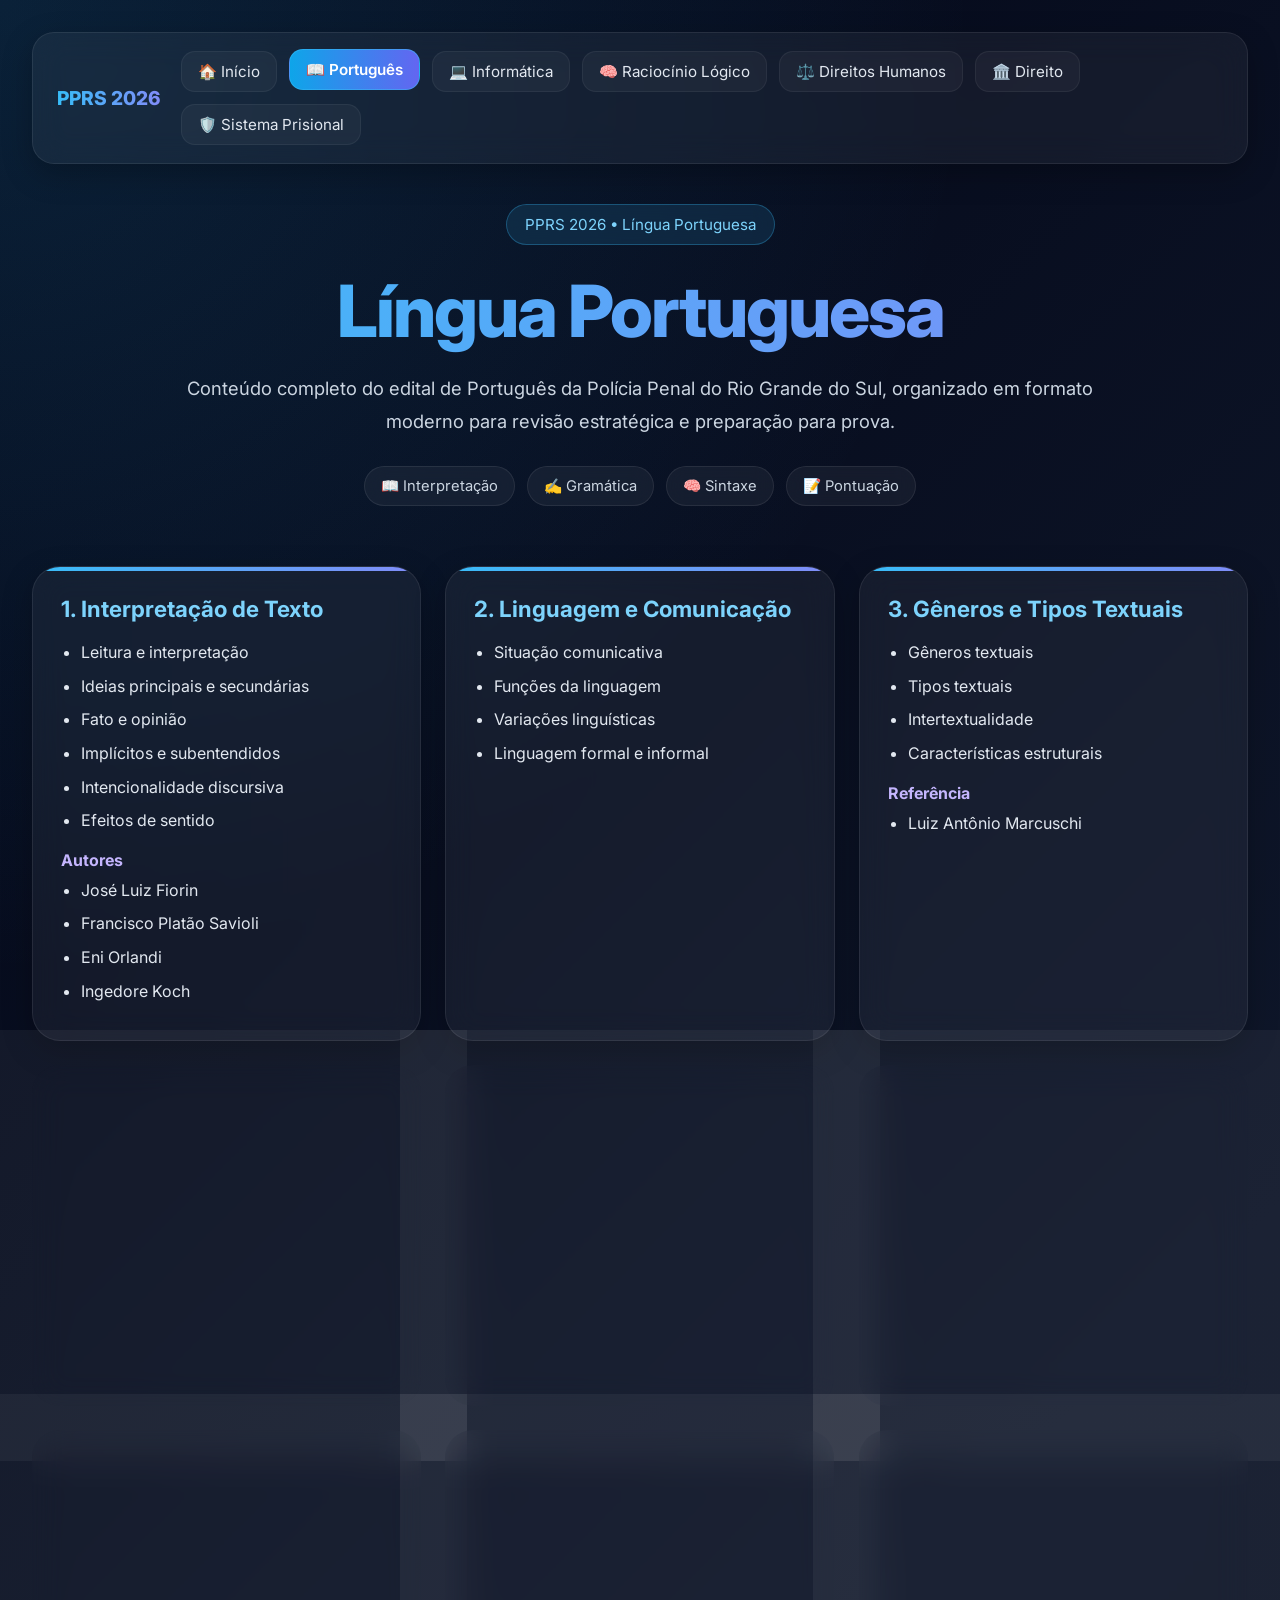
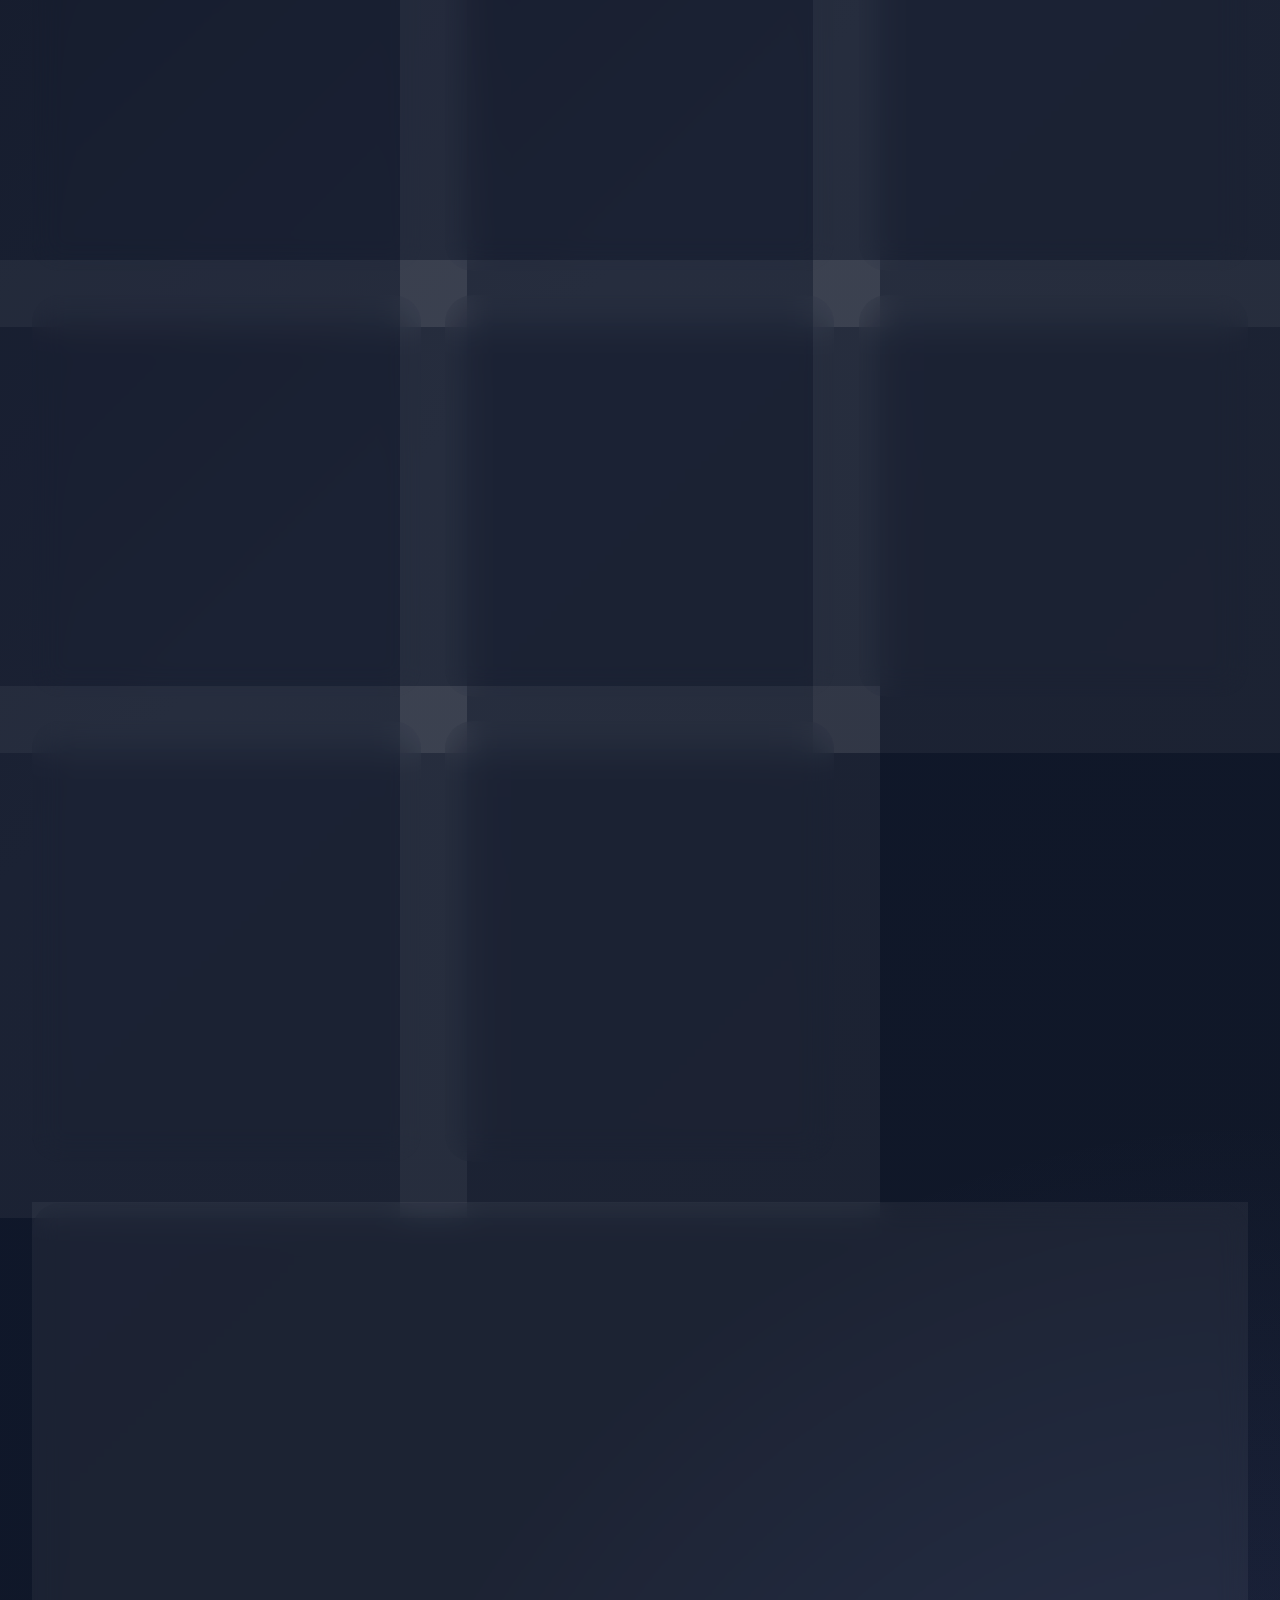
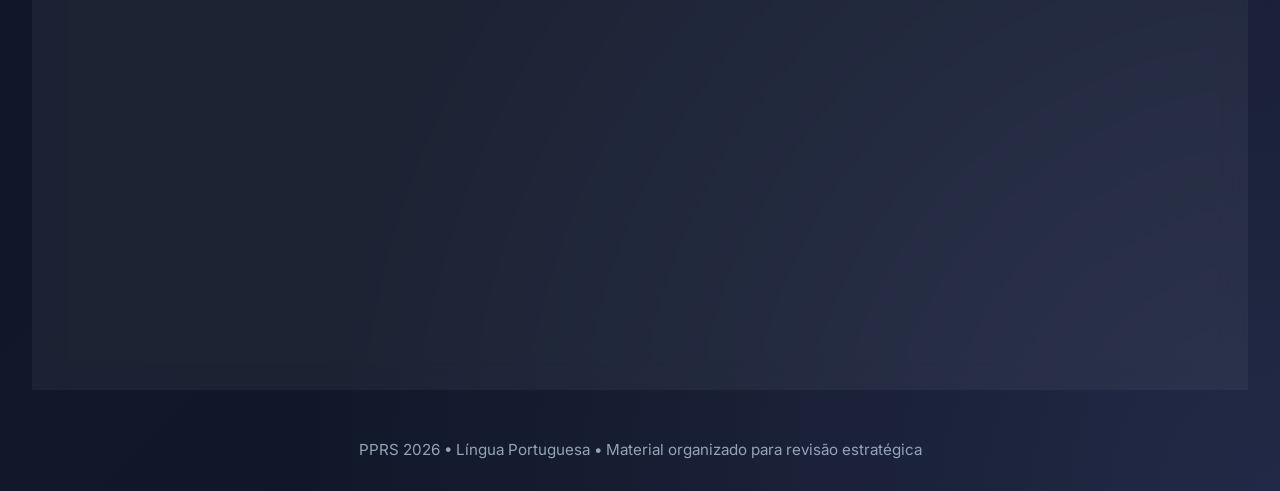
<file: portugues.html>
<!DOCTYPE html>
<html lang="pt-BR">
<head>
  <meta charset="UTF-8" />
  <meta name="viewport" content="width=device-width, initial-scale=1.0" />
  <title>PPRS — Língua Portuguesa</title>

  <link rel="preconnect" href="https://fonts.googleapis.com">
  <link rel="preconnect" href="https://fonts.gstatic.com" crossorigin>
  <link href="https://fonts.googleapis.com/css2?family=Inter:wght@300;400;500;600;700;800&display=swap" rel="stylesheet">
  <link rel="stylesheet" href="style.css" />
  
</head>


<body>

<div id="menu-container"></div>
<script src="menu.js"></script>
<script src="progresso.js"></script>

<div class="container">

  <section class="hero">
    <div class="badge">PPRS 2026 • Língua Portuguesa</div>
    <h1>Língua Portuguesa</h1>
    <p>
      Conteúdo completo do edital de Português da Polícia Penal do Rio Grande do Sul,
      organizado em formato moderno para revisão estratégica e preparação para prova.
    </p>

    <div class="topbar">
      <div class="pill">📖 Interpretação</div>
      <div class="pill">✍️ Gramática</div>
      <div class="pill">🧠 Sintaxe</div>
      <div class="pill">📝 Pontuação</div>
    </div>
  </section>

  <div class="grid">

    <div class="card">
      <h2>1. Interpretação de Texto</h2>

      <ul>
        <li>Leitura e interpretação</li>
        <li>Ideias principais e secundárias</li>
        <li>Fato e opinião</li>
        <li>Implícitos e subentendidos</li>
        <li>Intencionalidade discursiva</li>
        <li>Efeitos de sentido</li>
      </ul>

      <h3>Autores</h3>
      <ul>
        <li>José Luiz Fiorin</li>
        <li>Francisco Platão Savioli</li>
        <li>Eni Orlandi</li>
        <li>Ingedore Koch</li>
      </ul>
    </div>

    <div class="card">
      <h2>2. Linguagem e Comunicação</h2>

      <ul>
        <li>Situação comunicativa</li>
        <li>Funções da linguagem</li>
        <li>Variações linguísticas</li>
        <li>Linguagem formal e informal</li>
      </ul>
    </div>

    <div class="card">
      <h2>3. Gêneros e Tipos Textuais</h2>

      <ul>
        <li>Gêneros textuais</li>
        <li>Tipos textuais</li>
        <li>Intertextualidade</li>
        <li>Características estruturais</li>
      </ul>

      <h3>Referência</h3>
      <ul>
        <li>Luiz Antônio Marcuschi</li>
      </ul>
    </div>

    <div class="card">
      <h2>4. Coesão e Coerência</h2>

      <ul>
        <li>Coesão referencial</li>
        <li>Coesão sequencial</li>
        <li>Coerência textual</li>
        <li>Conectivos</li>
        <li>Progressão textual</li>
      </ul>

      <h3>Referência</h3>
      <ul>
        <li>Ingedore Villaça Koch</li>
      </ul>
    </div>

    <div class="card">
      <h2>5. Léxico e Semântica</h2>

      <ul>
        <li>Significação de palavras</li>
        <li>Substituição lexical</li>
        <li>Sinônimos</li>
        <li>Antônimos</li>
        <li>Parônimos</li>
        <li>Homônimos</li>
      </ul>
    </div>

    <div class="card">
      <h2>6. Ortografia</h2>

      <ul>
        <li>Emprego de letras</li>
        <li>Uso do hífen</li>
        <li>Acentuação gráfica</li>
        <li>Acordo Ortográfico</li>
        <li>VOLP</li>
        <li>Dicionário Aulete</li>
      </ul>
    </div>

    <div class="card">
      <h2>7. Figuras de Linguagem</h2>

      <ul>
        <li>Metáfora</li>
        <li>Metonímia</li>
        <li>Ironia</li>
        <li>Hipérbole</li>
        <li>Eufemismo</li>
        <li>Personificação</li>
      </ul>

      <h3>Autores</h3>
      <ul>
        <li>Evanildo Bechara</li>
        <li>Domingos Paschoal Cegalla</li>
        <li>Celso Cunha e Lindley Cintra</li>
      </ul>
    </div>

    <div class="card">
      <h2>8. Fonologia</h2>

      <ul>
        <li>Fonema e letra</li>
        <li>Vogais e consoantes</li>
        <li>Encontros vocálicos</li>
        <li>Dígrafos</li>
        <li>Separação silábica</li>
      </ul>
    </div>

    <div class="card">
      <h2>9. Morfologia</h2>

      <ul>
        <li>Classes gramaticais</li>
        <li>Flexões das palavras</li>
        <li>Estrutura das palavras</li>
        <li>Formação de palavras</li>
        <li>Vozes verbais</li>
        <li>Conversão de vozes</li>
      </ul>
    </div>

    <div class="card">
      <h2>10. Sintaxe</h2>

      <h3>Período Simples e Composto</h3>
      <ul>
        <li>Funções sintáticas</li>
        <li>Sujeito e predicado</li>
        <li>Complementos verbais</li>
        <li>Adjuntos</li>
      </ul>

      <h3>Sintaxe de Colocação</h3>
      <ul>
        <li>Próclise</li>
        <li>Ênclise</li>
        <li>Mesóclise</li>
      </ul>
    </div>

    <div class="card">
      <h2>11. Regência e Crase</h2>

      <ul>
        <li>Regência verbal</li>
        <li>Regência nominal</li>
        <li>Uso da crase</li>
        <li>Verbos transitivos</li>
      </ul>

      <h3>Autores</h3>
      <ul>
        <li>Celso Pedro Luft</li>
        <li>Evanildo Bechara</li>
        <li>Cegalla</li>
      </ul>
    </div>

    <div class="card">
      <h2>12. Concordância</h2>

      <ul>
        <li>Concordância verbal</li>
        <li>Concordância nominal</li>
        <li>Casos especiais</li>
      </ul>
    </div>

    <div class="card">
      <h2>13. Coordenação e Subordinação</h2>

      <ul>
        <li>Orações coordenadas</li>
        <li>Orações subordinadas</li>
        <li>Conjunções</li>
        <li>Locuções conjuntivas</li>
        <li>Pronomes relativos</li>
      </ul>
    </div>

    <div class="card">
      <h2>14. Pontuação</h2>

      <ul>
        <li>Vírgula</li>
        <li>Ponto e vírgula</li>
        <li>Dois-pontos</li>
        <li>Travessão</li>
        <li>Parênteses</li>
        <li>Efeitos de sentido</li>
      </ul>

      <h3>Autores</h3>
      <ul>
        <li>Evanildo Bechara</li>
        <li>Cegalla</li>
        <li>Celso Cunha e Lindley Cintra</li>
      </ul>
    </div>

  </div>

  <section class="study">
    <h2>📚 Ordem Recomendada de Estudo</h2>

    <div class="checklist">
      <label class="check-item"><input type="checkbox"> Interpretação de textos</label>
      <label class="check-item"><input type="checkbox"> Coesão e coerência</label>
      <label class="check-item"><input type="checkbox"> Gêneros e tipos textuais</label>
      <label class="check-item"><input type="checkbox"> Ortografia e acentuação</label>
      <label class="check-item"><input type="checkbox"> Fonologia</label>
      <label class="check-item"><input type="checkbox"> Morfologia</label>
      <label class="check-item"><input type="checkbox"> Sintaxe</label>
      <label class="check-item"><input type="checkbox"> Regência e crase</label>
      <label class="check-item"><input type="checkbox"> Concordância</label>
      <label class="check-item"><input type="checkbox"> Coordenação e subordinação</label>
      <label class="check-item"><input type="checkbox"> Pontuação</label>
      <label class="check-item"><input type="checkbox"> Figuras de linguagem</label>
    </div>
  </section>

  <div class="footer">
    PPRS 2026 • Língua Portuguesa • Material organizado para revisão estratégica
  </div>

</div>

</body>
</html>
</file>
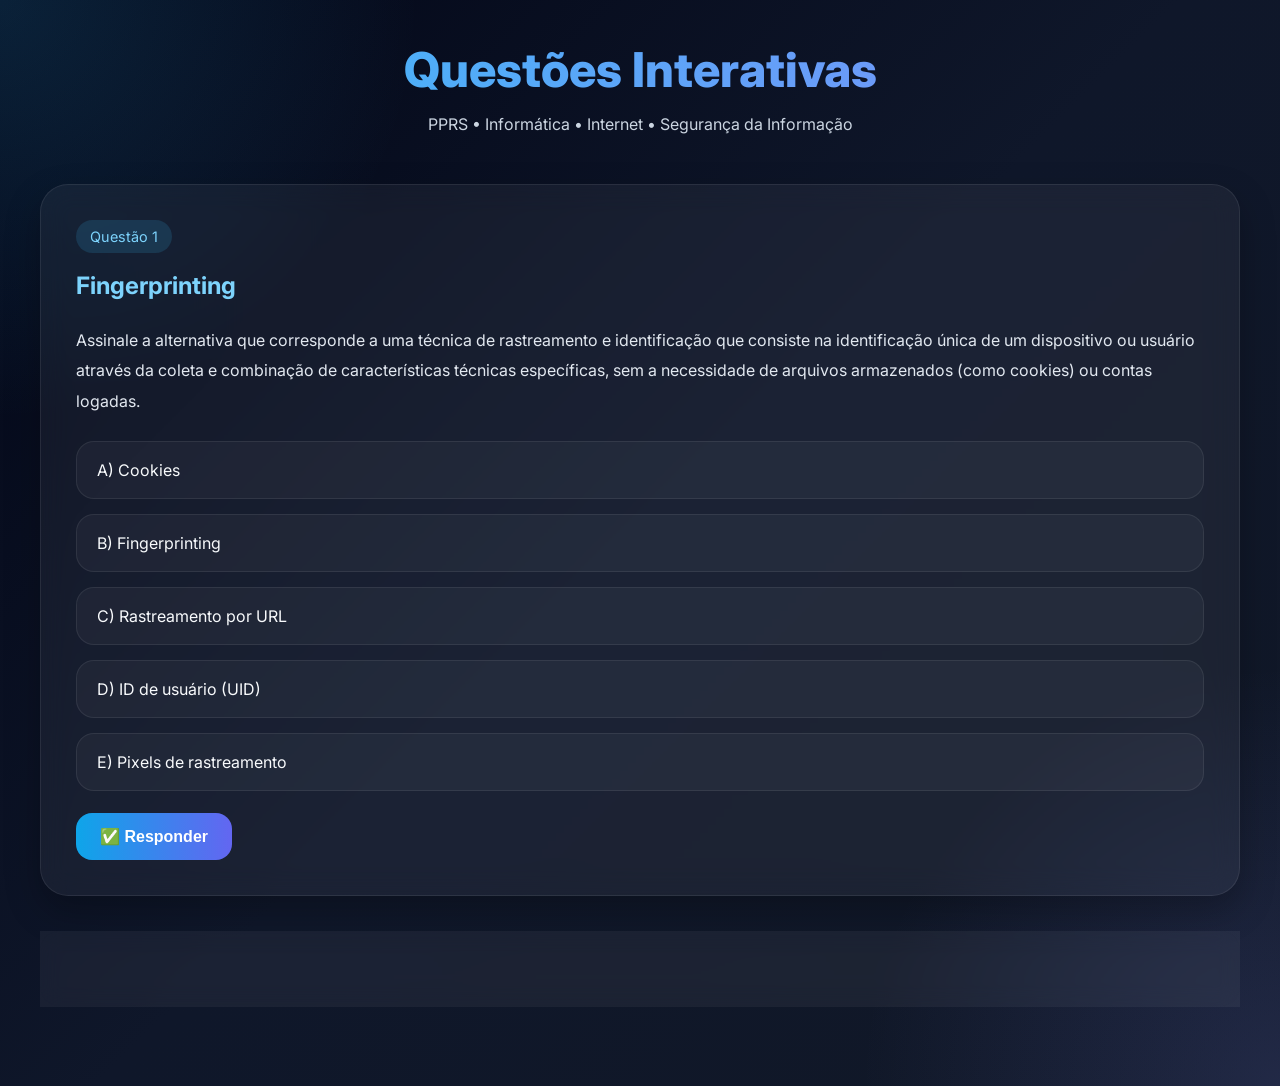
<file: questao.html>
<!DOCTYPE html>
<html lang="pt-BR">
<head>
<meta charset="UTF-8">
<meta name="viewport" content="width=device-width, initial-scale=1.0">

<title>Questões Interativas — PPRS</title>

<link rel="preconnect" href="https://fonts.googleapis.com">
<link rel="preconnect" href="https://fonts.gstatic.com" crossorigin>
<link href="https://fonts.googleapis.com/css2?family=Inter:wght@300;400;500;600;700;800&display=swap" rel="stylesheet">

<style>
  * {
    margin: 0;
    padding: 0;
    box-sizing: border-box;
  }

  body {
    font-family: 'Inter', sans-serif;
    background:
      radial-gradient(circle at top left, rgba(56,189,248,0.15), transparent 25%),
      radial-gradient(circle at bottom right, rgba(129,140,248,0.15), transparent 25%),
      linear-gradient(135deg, #020617, #0f172a 50%, #111827);
    color: #f8fafc;
    min-height: 100vh;
    padding: 40px;
  }

  .container {
    max-width: 1200px;
    margin: auto;
  }

  .hero {
    text-align: center;
    margin-bottom: 50px;
  }

  .hero h1 {
    font-size: 3rem;
    font-weight: 800;
    background: linear-gradient(90deg, #38bdf8, #818cf8);
    -webkit-background-clip: text;
    -webkit-text-fill-color: transparent;
    margin-bottom: 15px;
  }

  .hero p {
    color: #cbd5e1;
  }

  .questao {
    background: rgba(255,255,255,0.05);
    border: 1px solid rgba(255,255,255,0.08);
    border-radius: 28px;
    padding: 35px;
    margin-bottom: 35px;
    backdrop-filter: blur(14px);
    box-shadow: 0 15px 35px rgba(0,0,0,0.25);
    display: none; 
  }

  .questao.ativa {
    display: block;
    animation: deslizarSuave 0.4s ease forwards;
  }

  @keyframes deslizarSuave {
    from { opacity: 0; transform: translateX(20px); }
    to { opacity: 1; transform: translateX(0); }
  }

  .tag {
    display: inline-block;
    padding: 8px 14px;
    border-radius: 999px;
    background: rgba(56,189,248,0.15);
    color: #7dd3fc;
    margin-bottom: 18px;
    font-size: 0.9rem;
  }

  .questao h2 {
    color: #7dd3fc;
    margin-bottom: 25px;
  }

  .enunciado {
    line-height: 1.9;
    margin-bottom: 25px;
    color: #e2e8f0;
  }

  .alternativas {
    display: flex;
    flex-direction: column;
    gap: 15px;
  }

  .alt {
    width: 100%;
    text-align: left;
    cursor: pointer;
    color: #f8fafc;
    font-size: 1rem;
    padding: 18px 20px;
    border-radius: 18px;
    background: rgba(255,255,255,0.04);
    border: 1px solid rgba(255,255,255,0.08);
    transition: 0.3s;
    font-family: 'Inter', sans-serif;
  }

  .alt:hover:not(:disabled) {
    transform: translateX(5px);
    border-color: #38bdf8;
  }

  .alt.selecionada {
    border: 1px solid #38bdf8;
    background: rgba(56,189,248,0.12);
  }

  .certa {
    background: rgba(34,197,94,0.18) !important;
    border: 1px solid rgba(34,197,94,0.5) !important;
  }

  .errada {
    background: rgba(239,68,68,0.18) !important;
    border: 1px solid rgba(239,68,68,0.5) !important;
  }

  /* BLOQUEIO DE ESTILO NATIVO: Impede que o macOS deixe as alternativas cinzas e ilegíveis */
  .alt:disabled {
    opacity: 1 !important;
    -webkit-text-fill-color: #f8fafc !important;
    color: #f8fafc !important;
    cursor: default;
  }

  .btn-responder {
    margin-top: 22px;
    padding: 14px 24px;
    border: none;
    border-radius: 16px;
    cursor: pointer;
    font-size: 1rem;
    font-weight: 600;
    color: white;
    background: linear-gradient(90deg, #0ea5e9, #6366f1);
    transition: 0.3s;
  }

  .btn-responder:hover:not(:disabled) {
    transform: translateY(-2px);
  }

  .btn-responder:disabled {
    opacity: 0.6;
    cursor: default;
  }

  .resposta {
    margin-top: 25px;
    padding: 22px;
    border-radius: 18px;
    background: rgba(56,189,248,0.08);
    border: 1px solid rgba(56,189,248,0.25);
    line-height: 1.8;
    color: #e2e8f0;
  }

  .hidden {
    display: none;
  }

  .navegacao-questoes {
    display: flex;
    justify-content: space-between;
    align-items: center;
    margin-top: 10px;
    margin-bottom: 40px;
    background: rgba(255,255,255,0.05);
    padding: 15px 25px;
    border-radius: 20px;
    border: 1px solid rgba(255,255,255,0.08);
    backdrop-filter: blur(10px);
  }

  .btn-nav {
    padding: 12px 20px;
    border: none;
    border-radius: 14px;
    background: rgba(255,255,255,0.1);
    color: white;
    cursor: pointer;
    font-size: 1rem;
    font-weight: 600;
    transition: all 0.3s ease;
  }

  .btn-nav:hover:not(:disabled) {
    background: rgba(56,189,248,0.3);
    transform: translateY(-2px);
  }

  .btn-nav:disabled {
    opacity: 0.3;
    cursor: not-allowed;
  }

  .contador {
    color: #7dd3fc;
    font-weight: 700;
    font-size: 1.1rem;
  }
</style>
</head>

<body>

<div class="container">

  <div class="hero">
    <h1>Questões Interativas</h1>
    <p>PPRS • Informática • Internet • Segurança da Informação</p>
  </div>

  <div class="questao ativa">
    <div class="tag">Questão 1</div>
    <h2>Fingerprinting</h2>
    <div class="enunciado">
      Assinale a alternativa que corresponde a uma técnica de rastreamento e identificação que consiste na identificação única de um dispositivo ou usuário através da coleta e combinação de características técnicas específicas, sem a necessidade de arquivos armazenados (como cookies) ou contas logadas.
    </div>
    <div class="alternativas">
      <button class="alt" data-correta="false">A) Cookies</button>
      <button class="alt" data-correta="true">B) Fingerprinting</button>
      <button class="alt" data-correta="false">C) Rastreamento por URL</button>
      <button class="alt" data-correta="false">D) ID de usuário (UID)</button>
      <button class="alt" data-correta="false">E) Pixels de rastreamento</button>
    </div>
    <button class="btn-responder" onclick="responder(this)">✅ Responder</button>
    <div class="resposta hidden">
      O <strong>Fingerprinting</strong> identifica dispositivos através das características técnicas do navegador, sistema operacional, resolução da tela, plugins e outros dados técnicos.
    </div>
  </div>

  <div class="questao">
    <div class="tag">Questão 2</div>
    <h2>Surface Web</h2>
    <div class="enunciado">
      A camada da internet publicamente acessível cujas páginas são indexadas pelos mecanismos de busca dos principais navegadores é conhecida como:
    </div>
    <div class="alternativas">
      <button class="alt" data-correta="false">A) Dark Web</button>
      <button class="alt" data-correta="false">B) Extranet</button>
      <button class="alt" data-correta="false">C) Deep Web</button>
      <button class="alt" data-correta="false">D) Darknet</button>
      <button class="alt" data-correta="true">E) Surface Web</button>
    </div>
    <button class="btn-responder" onclick="responder(this)">✅ Responder</button>
    <div class="resposta hidden">
      A <strong>Surface Web</strong> é a parte pública da internet indexada por mecanismos de busca como Google, Bing e Yahoo.
    </div>
  </div>

  <div class="questao">
    <div class="tag">Questão 3</div>
    <h2>DNS</h2>
    <div class="enunciado">
      O DNS (Domain Name System) é um sistema que traduz nomes de domínio em endereços IP (1ª parte) e que opera na camada de transporte do modelo TCP/IP (2ª parte), sendo o principal responsável por automatizar as configurações de dispositivos em uma rede de computadores (3ª parte).<br><br>
      Quais partes estão corretas?
    </div>
    <div class="alternativas">
      <button class="alt" data-correta="true">A) Apenas a 1ª parte</button>
      <button class="alt" data-correta="false">B) Apenas a 3ª parte</button>
      <button class="alt" data-correta="false">C) Apenas a 1ª e a 2ª partes</button>
      <button class="alt" data-correta="false">D) Apenas a 2ª e a 3ª partes</button>
      <button class="alt" data-correta="false">E) Todas as partes</button>
    </div>
    <button class="btn-responder" onclick="responder(this)">✅ Responder</button>
    <div class="resposta hidden">
      O DNS traduz nomes de domínio em IPs. Opera na camada de aplicação. Quem automatiza IPs em rede é o DHCP.
    </div>
  </div>

  <div class="questao">
    <div class="tag">Questão 4</div>
    <h2>Spoofing</h2>
    <div class="enunciado">
      Em relação à segurança cibernética, qual das alternativas abaixo melhor define o que é spoofing?
    </div>
    <div class="alternativas">
      <button class="alt" data-correta="false">A) Método de tentativa e erro usado para descobrir senhas.</button>
      <button class="alt" data-correta="false">B) Worm.</button>
      <button class="alt" data-correta="false">C) Ataque DDoS.</button>
      <button class="alt" data-correta="true">D) Falsificação de identidade.</button>
      <button class="alt" data-correta="false">E) Ransomware.</button>
    </div>
    <button class="btn-responder" onclick="responder(this)">✅ Responder</button>
    <div class="resposta hidden">
      Spoofing é a falsificação de identidade digital para enganar usuários ou sistemas simulando ser uma fonte confiável.
    </div>
  </div>

  <div class="navegacao-questoes">
    <button id="btn-anterior" class="btn-nav" disabled>⬅️ Anterior</button>
    <div id="contador" class="contador">Questão 1 de 4</div>
    <button id="btn-proxima" class="btn-nav">Próxima ➡️</button>
  </div>

</div>

<script>
  // Lógica blindada de seleção de alternativas
  document.querySelectorAll('.alternativas').forEach(grupo => {
    const botoes = grupo.querySelectorAll('.alt');
    botoes.forEach(botao => {
      botao.addEventListener('click', () => {
        if (botao.disabled) return; // Evita cliques fantasmas se já estiver respondido
        botoes.forEach(btn => btn.classList.remove('selecionada'));
        botao.classList.add('selecionada');
      });
    });
  });

  // Lógica do botão Responder
  function responder(botaoResponder) {
    // Isola a lógica para procurar elementos APENAS dentro da questão atual
    const questao = botaoResponder.closest('.questao');
    const selecionada = questao.querySelector('.alt.selecionada');

    if (!selecionada) {
      alert('Selecione uma alternativa antes de responder.');
      return;
    }

    const correta = selecionada.dataset.correta === 'true';
    const alternativas = questao.querySelectorAll('.alt');

    // Desabilita as opções para impedir novas seleções
    alternativas.forEach(btn => { btn.disabled = true; });

    // Aplica as cores de resolução
    if (correta) {
      selecionada.classList.add('certa');
    } else {
      selecionada.classList.add('errada');
      // Pinta também a alternativa que era a correta para revisão
      const opcaoCorreta = questao.querySelector('.alt[data-correta="true"]');
      if(opcaoCorreta) opcaoCorreta.classList.add('certa');
    }

    questao.querySelector('.resposta').classList.remove('hidden');
    botaoResponder.disabled = true;
    botaoResponder.innerHTML = '✔ Respondido';
  }

  // Lógica do Carrossel
  const questoes = document.querySelectorAll('.questao');
  const btnAnterior = document.getElementById('btn-anterior');
  const btnProxima = document.getElementById('btn-proxima');
  const textoContador = document.getElementById('contador');

  let indiceAtual = 0;

  function atualizarCarrossel() {
    questoes.forEach(q => q.classList.remove('ativa'));
    questoes[indiceAtual].classList.add('ativa');
    textoContador.innerText = `Questão ${indiceAtual + 1} de ${questoes.length}`;
    btnAnterior.disabled = (indiceAtual === 0);
    btnProxima.disabled = (indiceAtual === questoes.length - 1);
  }

  btnAnterior.addEventListener('click', () => {
    if (indiceAtual > 0) {
      indiceAtual--;
      atualizarCarrossel();
    }
  });

  btnProxima.addEventListener('click', () => {
    if (indiceAtual < questoes.length - 1) {
      indiceAtual++;
      atualizarCarrossel();
    }
  });

  atualizarCarrossel();
</script>

</body>
</html>
</file>
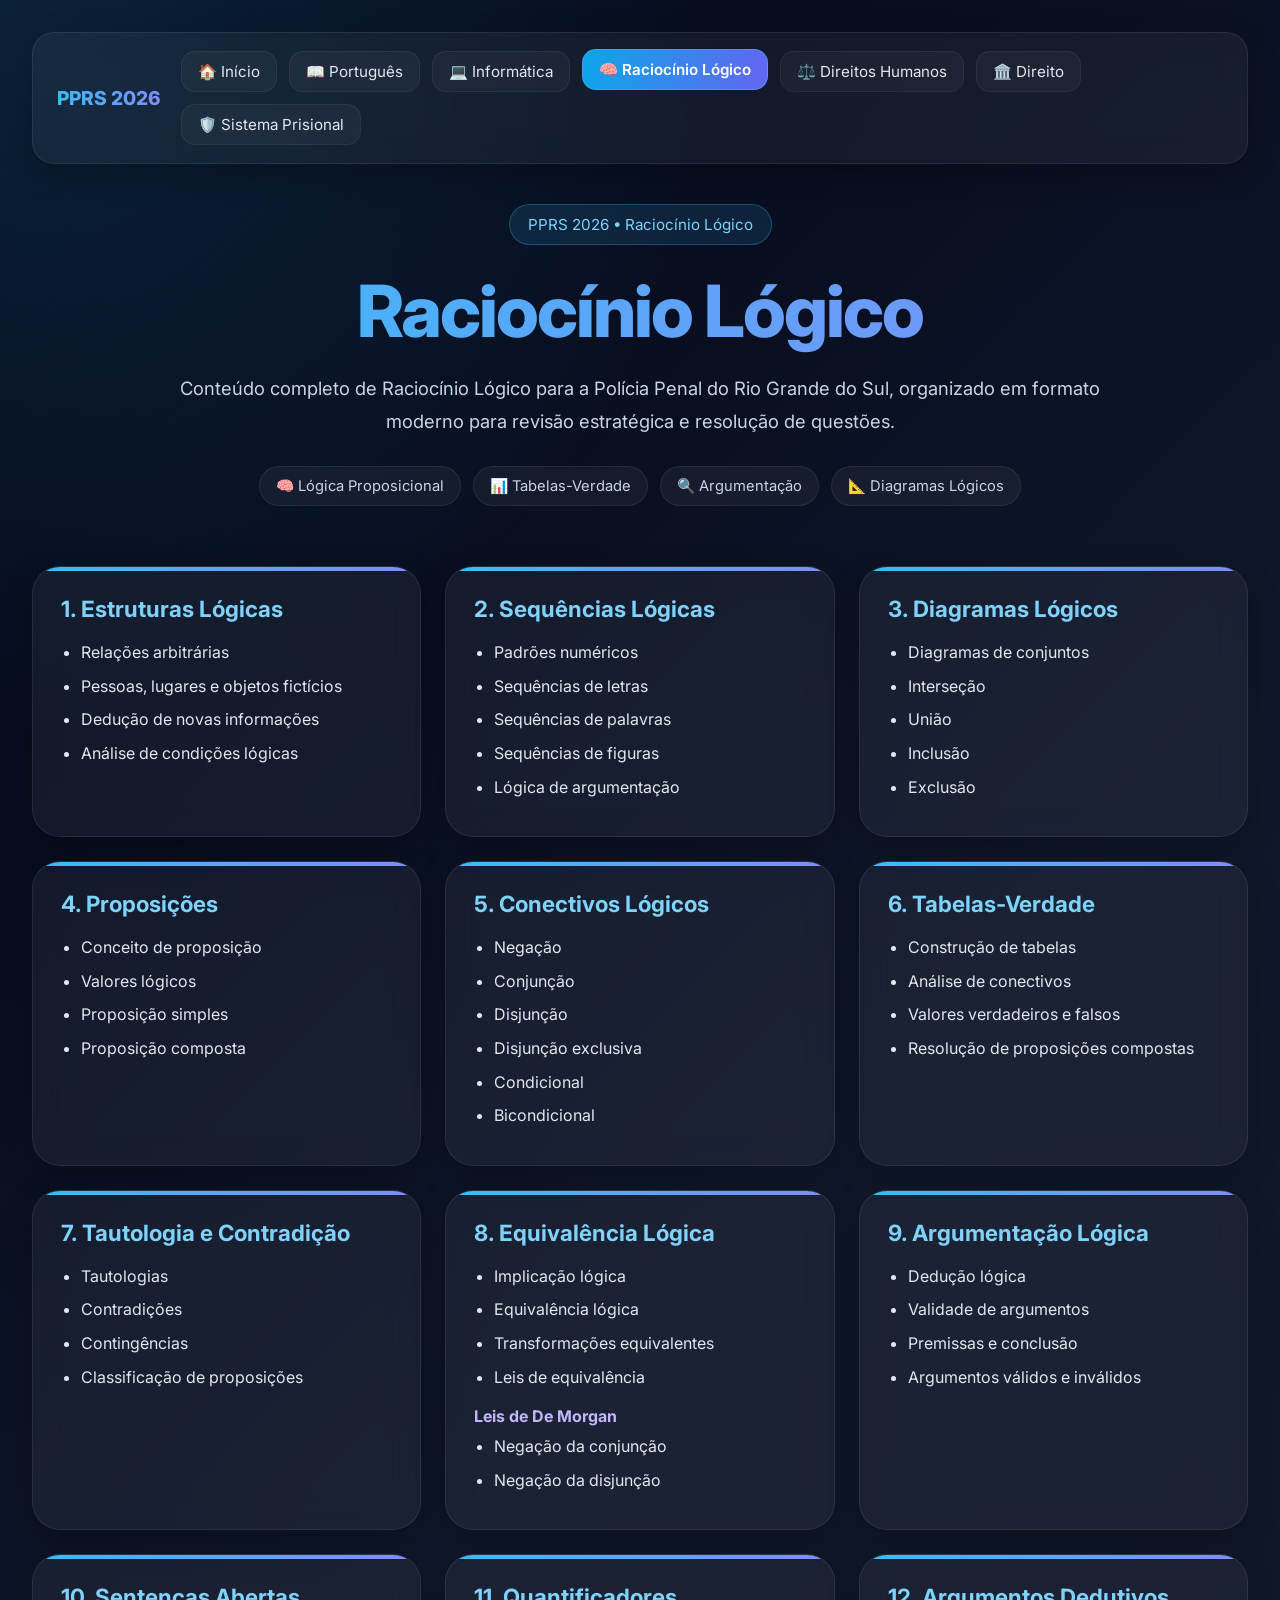
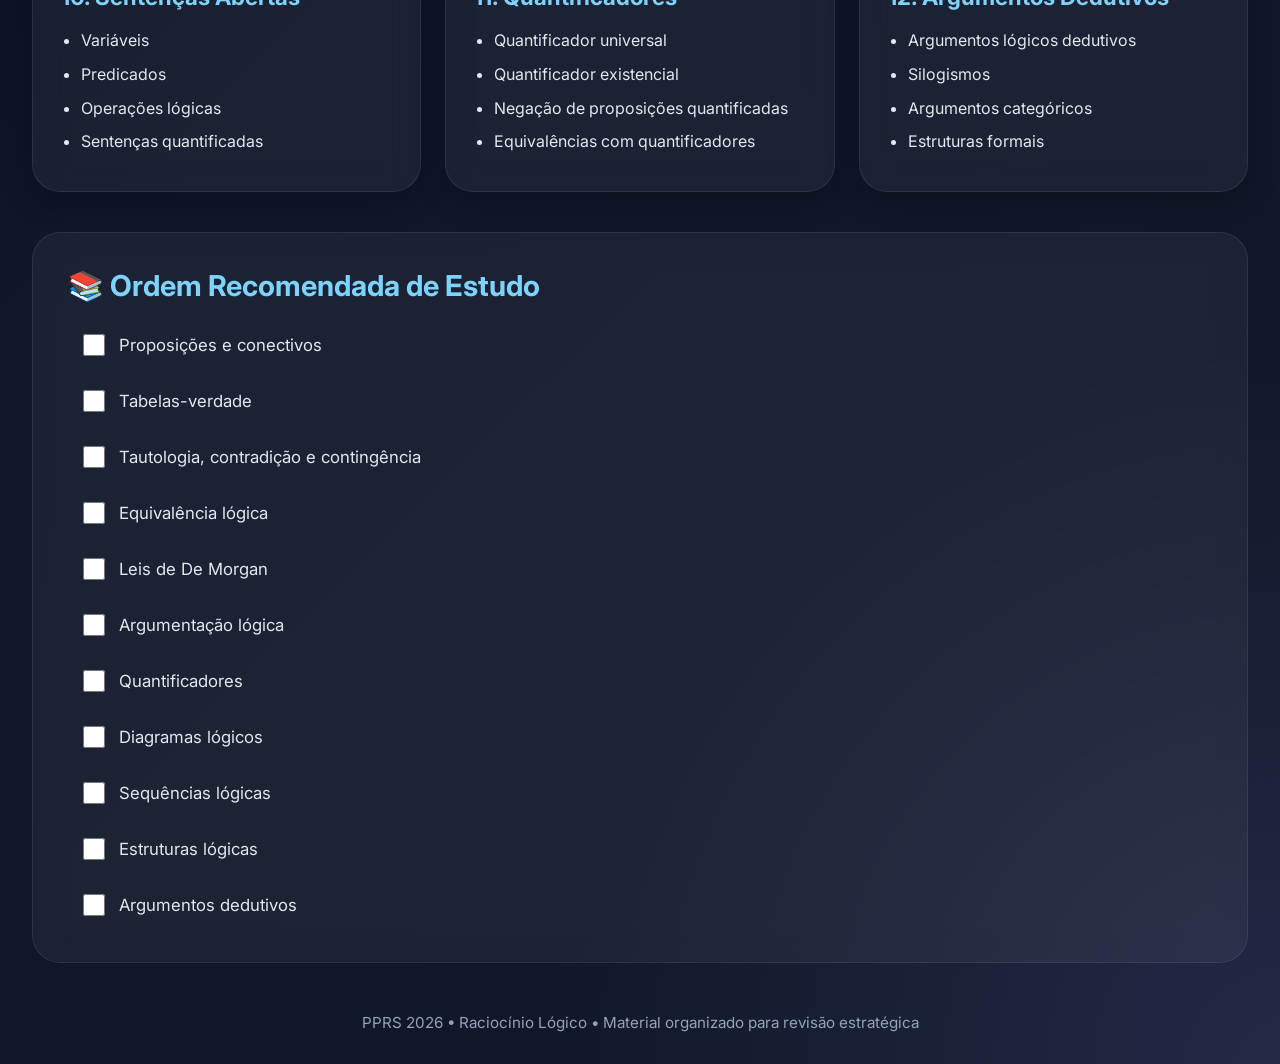
<file: rlm.html>
<!DOCTYPE html>
<html lang="pt-BR">
<head>
  <meta charset="UTF-8" />
  <meta name="viewport" content="width=device-width, initial-scale=1.0" />
  <title>PPRS — Raciocínio Lógico</title>

  <link rel="preconnect" href="https://fonts.googleapis.com">
  <link rel="preconnect" href="https://fonts.gstatic.com" crossorigin>
  <link href="https://fonts.googleapis.com/css2?family=Inter:wght@300;400;500;600;700;800&display=swap" rel="stylesheet">
  <link rel="stylesheet" href="style.css" />
  

</head>
<body>


<div id="menu-container"></div>
<script src="menu.js"></script>
<script src="progresso.js"></script>

<div class="container">

  <section class="hero">
    <div class="badge">PPRS 2026 • Raciocínio Lógico</div>
    <h1>Raciocínio Lógico</h1>
    <p>
      Conteúdo completo de Raciocínio Lógico para a Polícia Penal do Rio Grande do Sul,
      organizado em formato moderno para revisão estratégica e resolução de questões.
    </p>

    <div class="topbar">
      <div class="pill">🧠 Lógica Proposicional</div>
      <div class="pill">📊 Tabelas-Verdade</div>
      <div class="pill">🔍 Argumentação</div>
      <div class="pill">📐 Diagramas Lógicos</div>
    </div>
  </section>

  <div class="grid">

    <div class="card">
      <h2>1. Estruturas Lógicas</h2>

      <ul>
        <li>Relações arbitrárias</li>
        <li>Pessoas, lugares e objetos fictícios</li>
        <li>Dedução de novas informações</li>
        <li>Análise de condições lógicas</li>
      </ul>
    </div>

    <div class="card">
      <h2>2. Sequências Lógicas</h2>

      <ul>
        <li>Padrões numéricos</li>
        <li>Sequências de letras</li>
        <li>Sequências de palavras</li>
        <li>Sequências de figuras</li>
        <li>Lógica de argumentação</li>
      </ul>
    </div>

    <div class="card">
      <h2>3. Diagramas Lógicos</h2>

      <ul>
        <li>Diagramas de conjuntos</li>
        <li>Interseção</li>
        <li>União</li>
        <li>Inclusão</li>
        <li>Exclusão</li>
      </ul>
    </div>

    <div class="card">
      <h2>4. Proposições</h2>

      <ul>
        <li>Conceito de proposição</li>
        <li>Valores lógicos</li>
        <li>Proposição simples</li>
        <li>Proposição composta</li>
      </ul>
    </div>

    <div class="card">
      <h2>5. Conectivos Lógicos</h2>

      <ul>
        <li>Negação</li>
        <li>Conjunção</li>
        <li>Disjunção</li>
        <li>Disjunção exclusiva</li>
        <li>Condicional</li>
        <li>Bicondicional</li>
      </ul>
    </div>

    <div class="card">
      <h2>6. Tabelas-Verdade</h2>

      <ul>
        <li>Construção de tabelas</li>
        <li>Análise de conectivos</li>
        <li>Valores verdadeiros e falsos</li>
        <li>Resolução de proposições compostas</li>
      </ul>
    </div>

    <div class="card">
      <h2>7. Tautologia e Contradição</h2>

      <ul>
        <li>Tautologias</li>
        <li>Contradições</li>
        <li>Contingências</li>
        <li>Classificação de proposições</li>
      </ul>
    </div>

    <div class="card">
      <h2>8. Equivalência Lógica</h2>

      <ul>
        <li>Implicação lógica</li>
        <li>Equivalência lógica</li>
        <li>Transformações equivalentes</li>
        <li>Leis de equivalência</li>
      </ul>

      <h3>Leis de De Morgan</h3>
      <ul>
        <li>Negação da conjunção</li>
        <li>Negação da disjunção</li>
      </ul>
    </div>

    <div class="card">
      <h2>9. Argumentação Lógica</h2>

      <ul>
        <li>Dedução lógica</li>
        <li>Validade de argumentos</li>
        <li>Premissas e conclusão</li>
        <li>Argumentos válidos e inválidos</li>
      </ul>
    </div>

    <div class="card">
      <h2>10. Sentenças Abertas</h2>

      <ul>
        <li>Variáveis</li>
        <li>Predicados</li>
        <li>Operações lógicas</li>
        <li>Sentenças quantificadas</li>
      </ul>
    </div>

    <div class="card">
      <h2>11. Quantificadores</h2>

      <ul>
        <li>Quantificador universal</li>
        <li>Quantificador existencial</li>
        <li>Negação de proposições quantificadas</li>
        <li>Equivalências com quantificadores</li>
      </ul>
    </div>

    <div class="card">
      <h2>12. Argumentos Dedutivos</h2>

      <ul>
        <li>Argumentos lógicos dedutivos</li>
        <li>Silogismos</li>
        <li>Argumentos categóricos</li>
        <li>Estruturas formais</li>
      </ul>
    </div>

  </div>

  <section class="study">
    <h2>📚 Ordem Recomendada de Estudo</h2>

   <div class="checklist">
      <label class="check-item"><input type="checkbox"> Proposições e conectivos</label>
      <label class="check-item"><input type="checkbox"> Tabelas-verdade</label>
      <label class="check-item"><input type="checkbox"> Tautologia, contradição e contingência</label>
      <label class="check-item"><input type="checkbox"> Equivalência lógica</label>
      <label class="check-item"><input type="checkbox"> Leis de De Morgan</label>
      <label class="check-item"><input type="checkbox"> Argumentação lógica</label>
      <label class="check-item"><input type="checkbox"> Quantificadores</label>
      <label class="check-item"><input type="checkbox"> Diagramas lógicos</label>
      <label class="check-item"><input type="checkbox"> Sequências lógicas</label>
      <label class="check-item"><input type="checkbox"> Estruturas lógicas</label>
      <label class="check-item"><input type="checkbox"> Argumentos dedutivos</label>
    </div>
  </section>

  <div class="footer">
    PPRS 2026 • Raciocínio Lógico • Material organizado para revisão estratégica
  </div>

</div>

</body>
</html>
</file>
<file: style.css>
* {
      margin: 0;
      padding: 0;
      box-sizing: border-box;
    }

    :root {
      --bg: #020617;
      --card: rgba(255,255,255,0.05);
      --border: rgba(255,255,255,0.08);
      --text: #f8fafc;
      --muted: #cbd5e1;
      --primary: #38bdf8;
      --secondary: #818cf8;
      --success: #22c55e;
    }

    body {
      font-family: 'Inter', sans-serif;
      background:
        radial-gradient(circle at top left, rgba(56,189,248,0.15), transparent 25%),
        radial-gradient(circle at bottom right, rgba(129,140,248,0.15), transparent 25%),
        linear-gradient(135deg, #020617, #0f172a 50%, #111827);
      color: var(--text);
      min-height: 100vh;
      padding: 32px;
    }
	
	.chart-section {
  margin-top: 60px;
  margin-bottom: 60px;
}

.chart-card {
  background: rgba(255,255,255,0.05);
  border: 1px solid rgba(255,255,255,0.08);
  border-radius: 30px;
  padding: 40px;

  backdrop-filter: blur(16px);

  box-shadow: 0 15px 40px rgba(0,0,0,0.25);

  text-align: center;
}

.chart-card h2 {
  color: #7dd3fc;
  margin-bottom: 30px;
  font-size: 2rem;
}

#graficoMaterias {
		max-width: 500px;
		max-height: 500px;

		margin: 0 auto;
}


/* MENU */
.main-nav {
  width: 100%;
  display: flex;
  justify-content: space-between;
  align-items: center;
  gap: 20px;
  padding: 18px 24px;
  margin-bottom: 40px;

  background: rgba(255,255,255,0.05);
  border: 1px solid rgba(255,255,255,0.08);
  border-radius: 22px;

  backdrop-filter: blur(16px);

  position: sticky;
  top: 15px;
  z-index: 1000;

  box-shadow: 0 10px 30px rgba(0,0,0,0.25);
}

.nav-logo {
  font-size: 1.2rem;
  font-weight: 800;
  background: linear-gradient(90deg,#38bdf8,#818cf8);
  -webkit-background-clip: text;
  -webkit-text-fill-color: transparent;
  white-space: nowrap;
}

.nav-links {
  display: flex;
  flex-wrap: wrap;
  gap: 12px;
}

.nav-links a {
  text-decoration: none;
  color: #e2e8f0;
  padding: 10px 16px;
  border-radius: 14px;
  transition: all 0.25s ease;
  font-size: 0.95rem;

  background: rgba(255,255,255,0.04);
  border: 1px solid rgba(255,255,255,0.06);
}

.nav-links a:hover {
  background: linear-gradient(90deg,#0ea5e9,#6366f1);
  color: white;
  transform: translateY(-2px);
}

@media (max-width: 900px) {
  .main-nav {
    flex-direction: column;
    align-items: flex-start;
  }

  .nav-links {
    width: 100%;
  }
}

    .container {
      max-width: 1500px;
      margin: auto;
    }

    .hero {
      text-align: center;
      margin-bottom: 60px;
    }

    .badge {
      display: inline-block;
      padding: 10px 18px;
      border-radius: 999px;
      background: rgba(56,189,248,0.12);
      border: 1px solid rgba(56,189,248,0.3);
      color: #7dd3fc;
      margin-bottom: 22px;
      font-size: 0.95rem;
      backdrop-filter: blur(10px);
    }

    .hero h1 {
      font-size: 4.5rem;
      font-weight: 800;
      background: linear-gradient(90deg,#38bdf8,#818cf8);
      -webkit-background-clip: text;
      -webkit-text-fill-color: transparent;
      margin-bottom: 18px;
      letter-spacing: -2px;
    }

    .hero p {
      color: var(--muted);
      max-width: 950px;
      margin: auto;
      font-size: 1.15rem;
      line-height: 1.8;
    }

    .cards {
      display: grid;
      grid-template-columns: repeat(auto-fit, minmax(250px, 1fr));
      gap: 22px;
	  margin-top: 30px;
      margin-bottom: 50px;
    }

    .info-card {
      background: var(--card);
      border: 1px solid var(--border);
      border-radius: 26px;
      padding: 28px;
      backdrop-filter: blur(14px);
      box-shadow: 0 12px 30px rgba(0,0,0,0.25);
      transition: all 0.3s ease;
    }

    .info-card:hover {
      transform: translateY(-8px);
      border-color: rgba(56,189,248,0.35);
    }

    .info-card h2 {
      color: #7dd3fc;
      margin-bottom: 14px;
      font-size: 1.2rem;
    }

    .info-card p {
      color: #e2e8f0;
      line-height: 1.7;
      font-size: 1rem;
    }

    .table-wrapper {
      background: rgba(255,255,255,0.05);
      border: 1px solid rgba(255,255,255,0.08);
      border-radius: 30px;
      padding: 30px;
      overflow-x: auto;
      backdrop-filter: blur(16px);
      box-shadow: 0 15px 40px rgba(0,0,0,0.25);
    }

    .table-title {
      font-size: 2rem;
      margin-bottom: 24px;
      color: #7dd3fc;
      text-align: center;
      font-weight: 700;
    }

    table {
      width: 100%;
      border-collapse: collapse;
      min-width: 1100px;
      overflow: hidden;
      border-radius: 20px;
    }

    thead {
      background: linear-gradient(90deg,#0ea5e9,#6366f1);
    }

    th {
      padding: 18px;
      text-align: center;
      font-size: 0.95rem;
      color: white;
      border: 1px solid rgba(255,255,255,0.15);
    }

    td {
      padding: 18px;
      text-align: center;
      background: rgba(255,255,255,0.03);
      border: 1px solid rgba(255,255,255,0.08);
      color: #e2e8f0;
      line-height: 1.6;
    }

    tbody tr:hover td {
      background: rgba(56,189,248,0.08);
    }

    .highlight {
      color: #4ade80;
      font-weight: 700;
    }

    .subjects {
      text-align: left;
      font-weight: 500;
    }

    .footer {
      text-align: center;
      margin-top: 50px;
      color: #94a3b8;
      font-size: 0.95rem;
    }
    
/* Destaque para a página atual no menu */
    .nav-links a.ativo {
    background: linear-gradient(90deg,#0ea5e9,#6366f1);
    color: white;
    transform: translateY(-2px);
    font-weight: 600;
    border-color: rgba(56,189,248,0.5);
    }

    @media (max-width: 768px) {
      body {
        padding: 18px;
      }

      .hero h1 {
        font-size: 2.7rem;
      }

      .hero p {
        font-size: 1rem;
      }
    }

    /* =========================================
   ESTILOS DAS PÁGINAS DE MATÉRIAS
   ========================================= */

.topbar {
  display: flex;
  justify-content: center;
  gap: 12px;
  margin-top: 28px;
  flex-wrap: wrap;
}

.pill {
  padding: 10px 16px;
  background: rgba(255,255,255,0.05);
  border: 1px solid var(--border);
  border-radius: 999px;
  color: var(--muted);
  font-size: 0.92rem;
  backdrop-filter: blur(10px);
}

.grid {
  display: grid;
  grid-template-columns: repeat(auto-fit, minmax(340px, 1fr));
  gap: 24px;
}

.card {
  background: var(--card);
  border: 1px solid var(--border);
  border-radius: 28px;
  padding: 28px;
  backdrop-filter: blur(16px);
  transition: all 0.3s ease;
  box-shadow: 0 10px 30px rgba(0,0,0,0.25);
  position: relative;
  overflow: hidden;
}

.card::before {
  content: "";
  position: absolute;
  top: 0;
  left: 0;
  width: 100%;
  height: 4px;
  background: linear-gradient(90deg, #38bdf8, #818cf8);
}

.card:hover {
  transform: translateY(-8px);
  border-color: rgba(56,189,248,0.35);
  box-shadow: 0 18px 40px rgba(0,0,0,0.35);
}

.card h2 {
  font-size: 1.4rem;
  color: #7dd3fc;
  margin-bottom: 18px;
}

.card h3 {
  color: #c4b5fd;
  margin-top: 16px;
  margin-bottom: 8px;
  font-size: 1rem;
}

ul {
  margin-left: 20px;
}

li {
  margin-bottom: 8px;
  color: #e2e8f0;
  line-height: 1.6;
}

.study {
  margin-top: 40px;
  background: rgba(255,255,255,0.05);
  border: 1px solid var(--border);
  border-radius: 28px;
  padding: 35px;
  backdrop-filter: blur(14px);
}

.study h2 {
  color: #7dd3fc;
  margin-bottom: 20px;
  font-size: 1.8rem;
}

.study ol {
  margin-left: 22px;
}

.study li {
  margin-bottom: 10px;
}

/* =========================================
   CHECKBOX DE PROGRESSO (RASTREADOR)
   ========================================= */

.checklist {
  display: flex;
  flex-direction: column;
  gap: 12px;
  margin-top: 10px;
}

.check-item {
  display: flex;
  align-items: center;
  gap: 14px;
  font-size: 1.05rem;
  color: #e2e8f0;
  cursor: pointer;
  padding: 10px 14px;
  border-radius: 12px;
  transition: all 0.2s ease;
  border: 1px solid transparent;
}

.check-item:hover {
  background: rgba(255, 255, 255, 0.05);
  border-color: rgba(255, 255, 255, 0.1);
}

/* Estilizando o quadradinho do checkbox */
.check-item input[type="checkbox"] {
  width: 22px;
  height: 22px;
  cursor: pointer;
  accent-color: #38bdf8; /* Azul claro combinando com o tema */
}

/* O efeito mágico de riscar o texto */
.check-item.concluido {
  text-decoration: line-through;
  color: #64748b;
  opacity: 0.6;
}

/* =========================================
   ACORDEÕES (BOTÕES EXPANSÍVEIS)
   ========================================= */

details {
  background: rgba(0, 0, 0, 0.2);
  border: 1px solid var(--border);
  border-radius: 14px;
  margin-top: 15px;
  overflow: hidden;
  transition: all 0.3s ease;
}

summary {
  padding: 14px 18px;
  cursor: pointer;
  font-weight: 600;
  color: #7dd3fc;
  list-style: none;
  display: flex;
  justify-content: space-between;
  align-items: center;
  background: rgba(255, 255, 255, 0.03);
}

summary::-webkit-details-marker {
  display: none; /* Remove a setinha padrão antiga do navegador */
}

/* Cria um ícone de + e - personalizado */
summary::after {
  content: "➕";
  font-size: 0.9rem;
}

details[open] summary::after {
  content: "➖";
}

details[open] summary {
  border-bottom: 1px solid var(--border);
  background: rgba(56, 189, 248, 0.1);
}

.detalhes-conteudo {
  padding: 15px 18px;
  color: #cbd5e1;
  font-size: 0.95rem;
  line-height: 1.6;
}

/* Estilo extra para links dentro do acordeão */
.detalhes-conteudo a {
  color: #38bdf8;
  text-decoration: none;
  font-weight: 600;
  display: inline-block;
  margin-top: 10px;
}

.detalhes-conteudo a:hover {
  text-decoration: underline;
}
</file>
